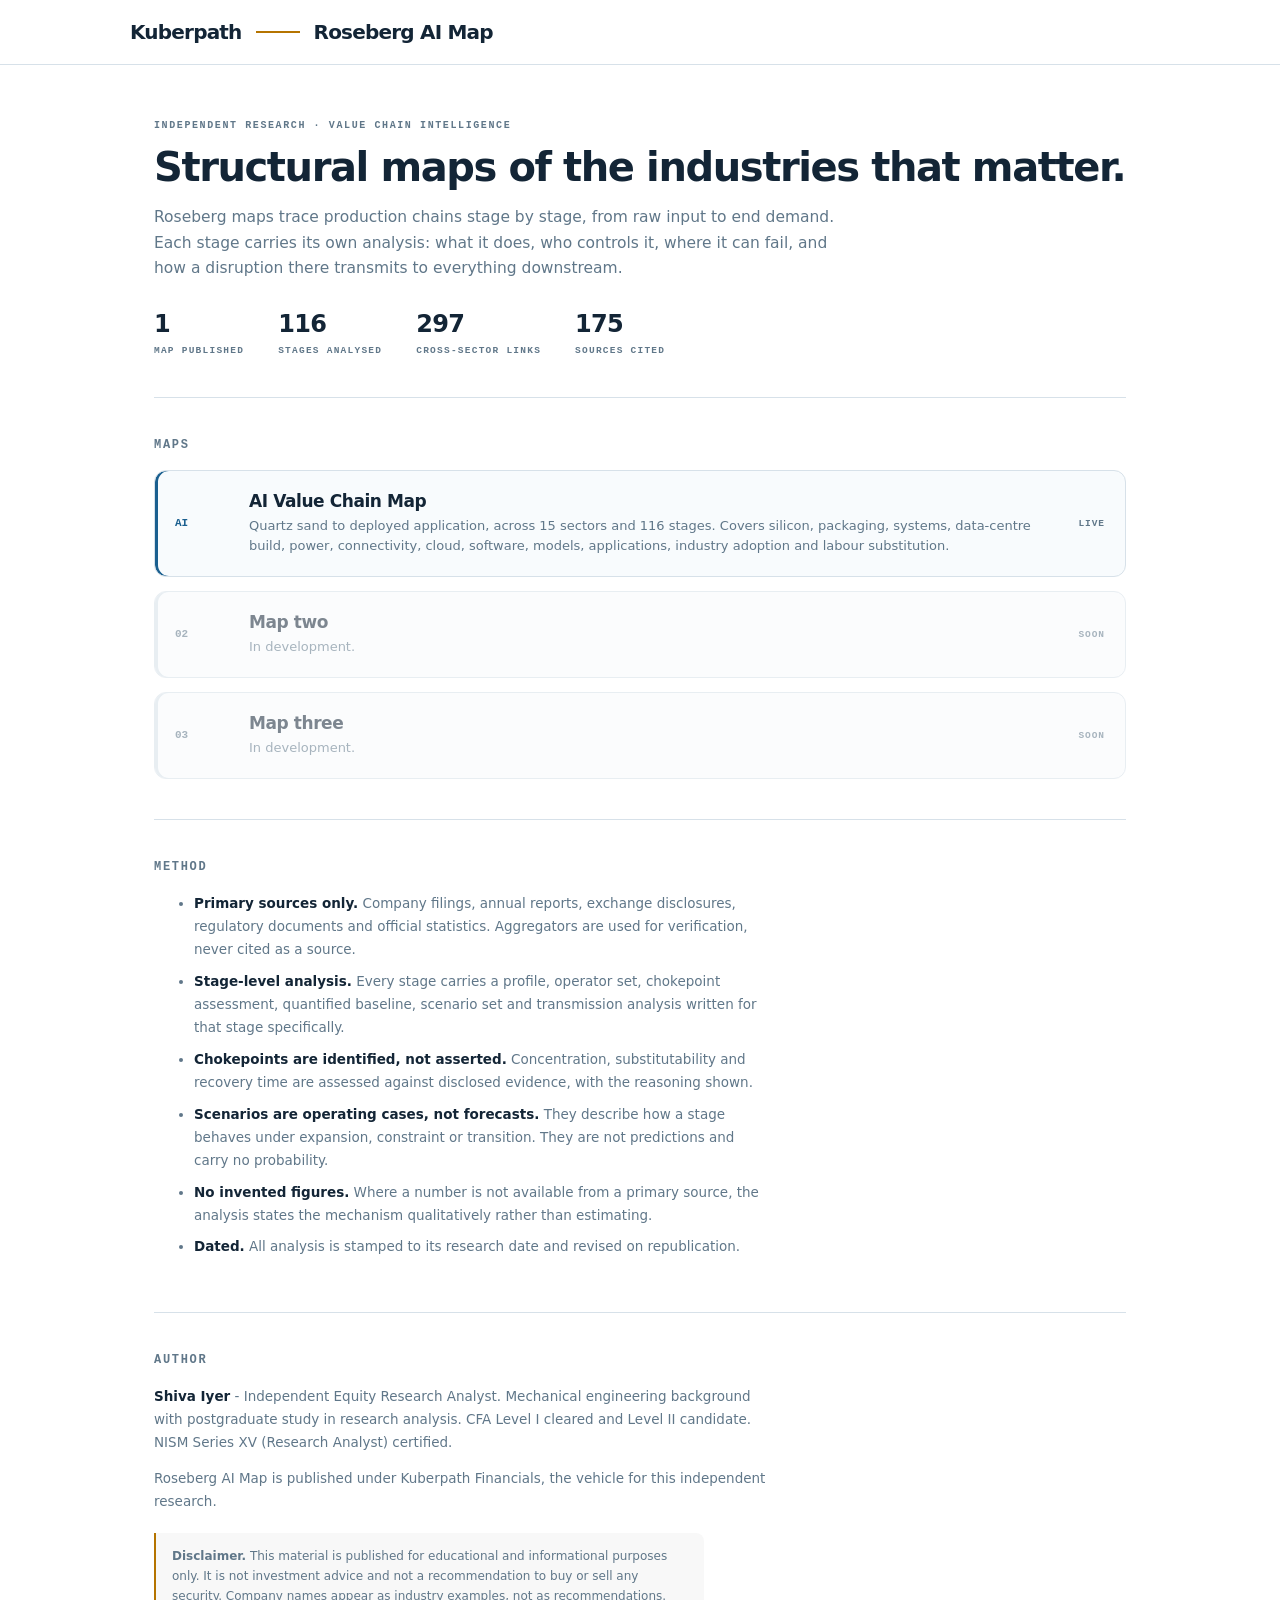
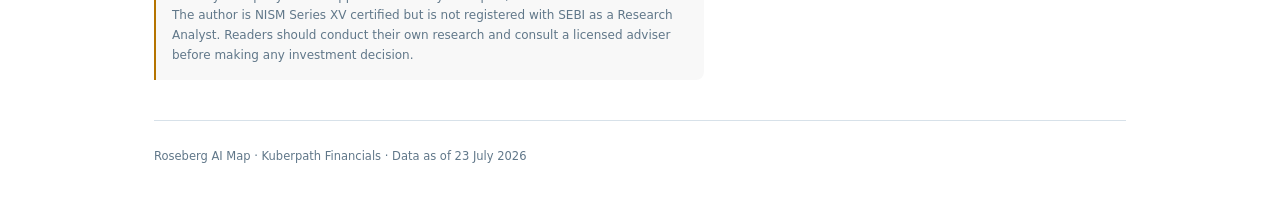
<file: index.html>
<!doctype html><html lang="en"><head><meta charset="utf-8"><meta name="viewport" content="width=device-width,initial-scale=1"><title>Roseberg AI Map | Kuberpath Financials</title>
<script>(function(){var mm=window.matchMedia?window.matchMedia("(prefers-color-scheme: dark)"):null;function res(m){return m==="system"?((mm&&mm.matches)?"dark":"light"):m;}var m=localStorage.getItem("rt-theme")||"light";if(["light","dark","system"].indexOf(m)<0)m="light";document.documentElement.dataset.theme=res(m);})();</script>
<style>
:root{--bg:#fff;--panel:#f8fbfd;--text:#132536;--muted:#607789;--line:#d7e1e9;--blue:#1a5f8f;--amber:#b57400}
html[data-theme="dark"]{--bg:#0f151b;--panel:#151d25;--text:#e2ebf3;--muted:#a3b6c6;--line:#26313c;--blue:#63b0e3;--amber:#d59b2a}
*{box-sizing:border-box}
html,body{margin:0;background:var(--bg);color:var(--text);font-family:Inter,ui-sans-serif,system-ui,-apple-system,"Segoe UI",sans-serif;-webkit-font-smoothing:antialiased}
.wrap{max-width:1020px;margin:0 auto;padding:0 24px}
header{border-bottom:1px solid var(--line)}
.hd{display:flex;align-items:center;gap:14px;padding:20px 0}
.bn{font-size:20px;font-weight:900;letter-spacing:-.04em}
.br{width:44px;height:2px;background:var(--amber)}
.pn{font-size:20px;font-weight:900;letter-spacing:-.04em}
.hero{padding:56px 0 40px;border-bottom:1px solid var(--line)}
.kick{font:800 10px/1 ui-monospace,SFMono-Regular,Menlo,monospace;letter-spacing:.16em;color:var(--muted);text-transform:uppercase}
h1{margin:14px 0 0;font-size:40px;line-height:1.1;font-weight:900;letter-spacing:-.035em}
.lede{margin:16px 0 0;font-size:15.5px;line-height:1.65;color:var(--muted);max-width:70ch}
.stats{display:flex;flex-wrap:wrap;gap:34px;margin-top:28px}
.st b{display:block;font-size:24px;font-weight:900;letter-spacing:-.03em}
.st span{font:800 9.5px/1 ui-monospace,SFMono-Regular,Menlo,monospace;letter-spacing:.13em;color:var(--muted);text-transform:uppercase}
section{padding:40px 0;border-bottom:1px solid var(--line)}
h2{margin:0 0 18px;font-size:12px;font-weight:900;letter-spacing:.14em;text-transform:uppercase;color:var(--muted);font-family:ui-monospace,SFMono-Regular,Menlo,monospace}
.maps{display:grid;gap:14px}
.map{display:grid;grid-template-columns:56px minmax(0,1fr) auto;gap:18px;align-items:center;padding:20px;background:var(--panel);border:1px solid var(--line);border-radius:12px;text-decoration:none;color:inherit;box-shadow:inset 3px 0 0 var(--blue)}
.map:hover{border-color:var(--blue)}
.map.soon{opacity:.55;box-shadow:inset 3px 0 0 var(--line);cursor:default}
.mc{font:900 11px/1 ui-monospace,SFMono-Regular,Menlo,monospace;color:var(--blue)}
.map.soon .mc{color:var(--muted)}
.mt{font-size:17px;font-weight:900;letter-spacing:-.025em}
.md{margin-top:5px;font-size:13px;line-height:1.55;color:var(--muted)}
.mg{font:800 9.5px/1 ui-monospace,SFMono-Regular,Menlo,monospace;letter-spacing:.1em;color:var(--muted);text-transform:uppercase;white-space:nowrap}
.meth{font-size:13.5px;line-height:1.7;color:var(--muted);max-width:72ch}
.meth li{margin-bottom:9px}
.meth strong{color:var(--text);font-weight:800}
.who{font-size:13.5px;line-height:1.7;color:var(--muted);max-width:72ch}
.who b{color:var(--text)}
.disc{margin-top:20px;font-size:12px;line-height:1.65;color:var(--muted);max-width:72ch;padding:14px 16px;border-left:2px solid var(--amber);background:rgba(127,127,127,.05);border-radius:0 8px 8px 0}
footer{padding:26px 0 40px;font-size:11.5px;line-height:1.6;color:var(--muted)}
@media(max-width:640px){h1{font-size:30px}.map{grid-template-columns:1fr;gap:10px}.mg{display:none}}
</style></head><body>
<header><div class="wrap hd"><div class="bn">Kuberpath</div><div class="br"></div><div class="pn">Roseberg AI Map</div></div></header>

<div class="wrap">
<div class="hero">
<div class="kick">Independent Research &#183; Value Chain Intelligence</div>
<h1>Structural maps of the industries that matter.</h1>
<p class="lede">Roseberg maps trace production chains stage by stage, from raw input to end demand. Each stage carries its own analysis: what it does, who controls it, where it can fail, and how a disruption there transmits to everything downstream.</p>
<div class="stats">
<div class="st"><b>1</b><span>Map published</span></div>
<div class="st"><b>116</b><span>Stages analysed</span></div>
<div class="st"><b>297</b><span>Cross-sector links</span></div>
<div class="st"><b>175</b><span>Sources cited</span></div>
</div>
</div>

<section>
<h2>Maps</h2>
<div class="maps">
<a class="map" href="ai/index.html">
<div class="mc">AI</div>
<div><div class="mt">AI Value Chain Map</div><div class="md">Quartz sand to deployed application, across 15 sectors and 116 stages. Covers silicon, packaging, systems, data-centre build, power, connectivity, cloud, software, models, applications, industry adoption and labour substitution.</div></div>
<div class="mg">Live</div>
</a>
<div class="map soon">
<div class="mc">02</div>
<div><div class="mt">Map two</div><div class="md">In development.</div></div>
<div class="mg">Soon</div>
</div>
<div class="map soon">
<div class="mc">03</div>
<div><div class="mt">Map three</div><div class="md">In development.</div></div>
<div class="mg">Soon</div>
</div>
</div>
</section>

<section>
<h2>Method</h2>
<ul class="meth">
<li><strong>Primary sources only.</strong> Company filings, annual reports, exchange disclosures, regulatory documents and official statistics. Aggregators are used for verification, never cited as a source.</li>
<li><strong>Stage-level analysis.</strong> Every stage carries a profile, operator set, chokepoint assessment, quantified baseline, scenario set and transmission analysis written for that stage specifically.</li>
<li><strong>Chokepoints are identified, not asserted.</strong> Concentration, substitutability and recovery time are assessed against disclosed evidence, with the reasoning shown.</li>
<li><strong>Scenarios are operating cases, not forecasts.</strong> They describe how a stage behaves under expansion, constraint or transition. They are not predictions and carry no probability.</li>
<li><strong>No invented figures.</strong> Where a number is not available from a primary source, the analysis states the mechanism qualitatively rather than estimating.</li>
<li><strong>Dated.</strong> All analysis is stamped to its research date and revised on republication.</li>
</ul>
</section>

<section>
<h2>Author</h2>
<p class="who"><b>Shiva Iyer</b> - Independent Equity Research Analyst. Mechanical engineering background with postgraduate study in research analysis. CFA Level I cleared and Level II candidate. NISM Series XV (Research Analyst) certified.</p>
<p class="who" style="margin-top:12px">Roseberg AI Map is published under Kuberpath Financials, the vehicle for this independent research.</p>
<div class="disc"><b>Disclaimer.</b> This material is published for educational and informational purposes only. It is not investment advice and not a recommendation to buy or sell any security. Company names appear as industry examples, not as recommendations. The author is NISM Series XV certified but is not registered with SEBI as a Research Analyst. Readers should conduct their own research and consult a licensed adviser before making any investment decision.</div>
</section>

<footer>Roseberg AI Map &#183; Kuberpath Financials &#183; Data as of 23 July 2026</footer>
</div>
</body></html>
</file>
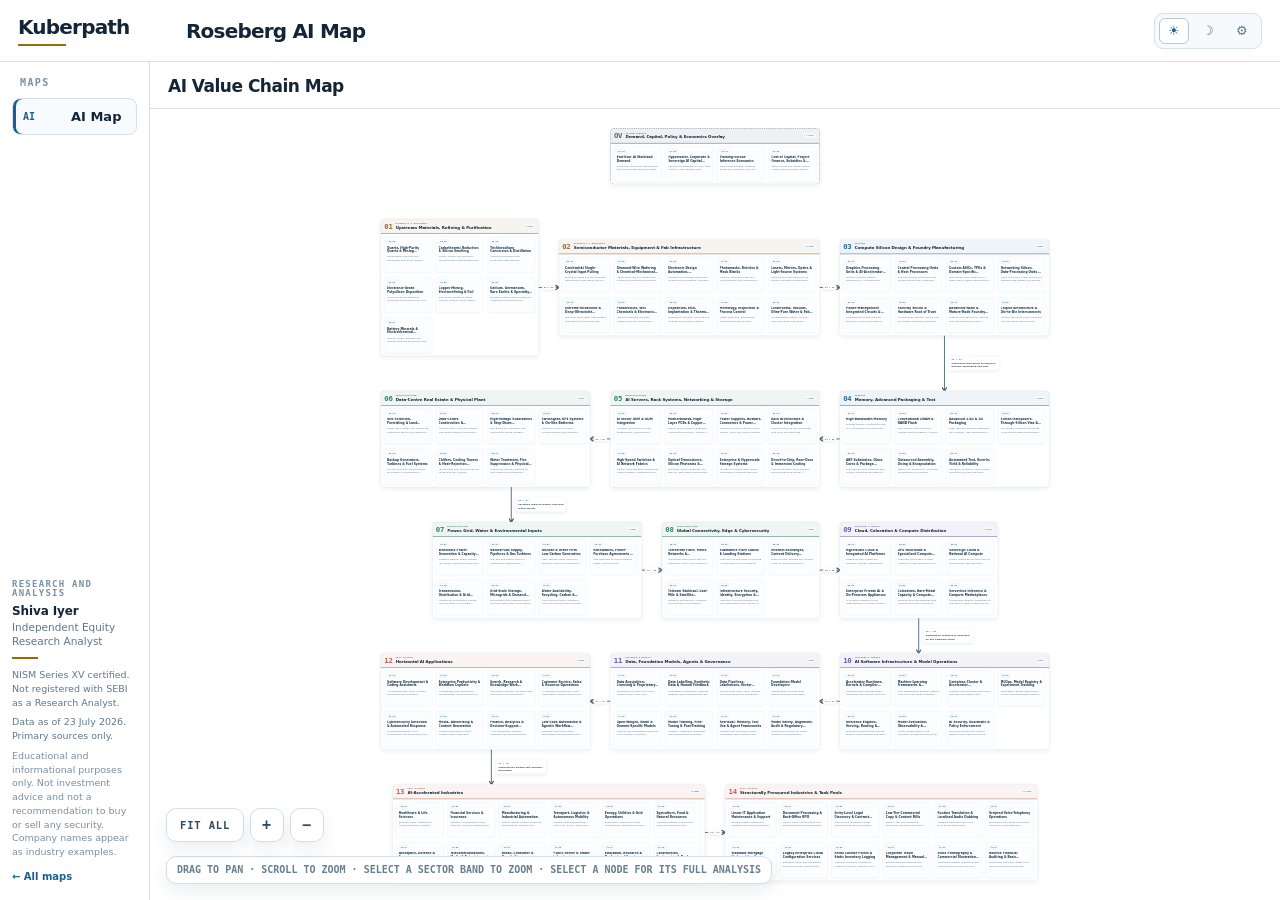
<file: ai/index.html>
<!doctype html><html lang="en"><head><meta charset="utf-8"><meta name="viewport" content="width=device-width,initial-scale=1"><title>Roseberg AI Map | Kuberpath Financials</title><link rel="stylesheet" href="map-styles.css"><script>(function(){var mm=window.matchMedia?window.matchMedia("(prefers-color-scheme: dark)"):null;function res(m){return m==="system"?((mm&&mm.matches)?"dark":"light"):m;}var m=localStorage.getItem("rt-theme")||"light";if(["light","dark","system"].indexOf(m)<0)m="light";document.documentElement.dataset.theme=res(m);document.documentElement.dataset.themeMode=m;window.__setTheme=function(v){localStorage.setItem("rt-theme",v);document.documentElement.dataset.theme=res(v);document.documentElement.dataset.themeMode=v;document.querySelectorAll(".theme-btn").forEach(function(b){b.classList.toggle("active",b.dataset.mode===v);});};if(mm&&mm.addEventListener)mm.addEventListener("change",function(){var c=localStorage.getItem("rt-theme")||"light";if(c==="system")document.documentElement.dataset.theme=res("system");});})();</script></head><body><div id="app"></div><script src="map-data.js"></script><script src="map-app.js"></script></body></html>
</file>
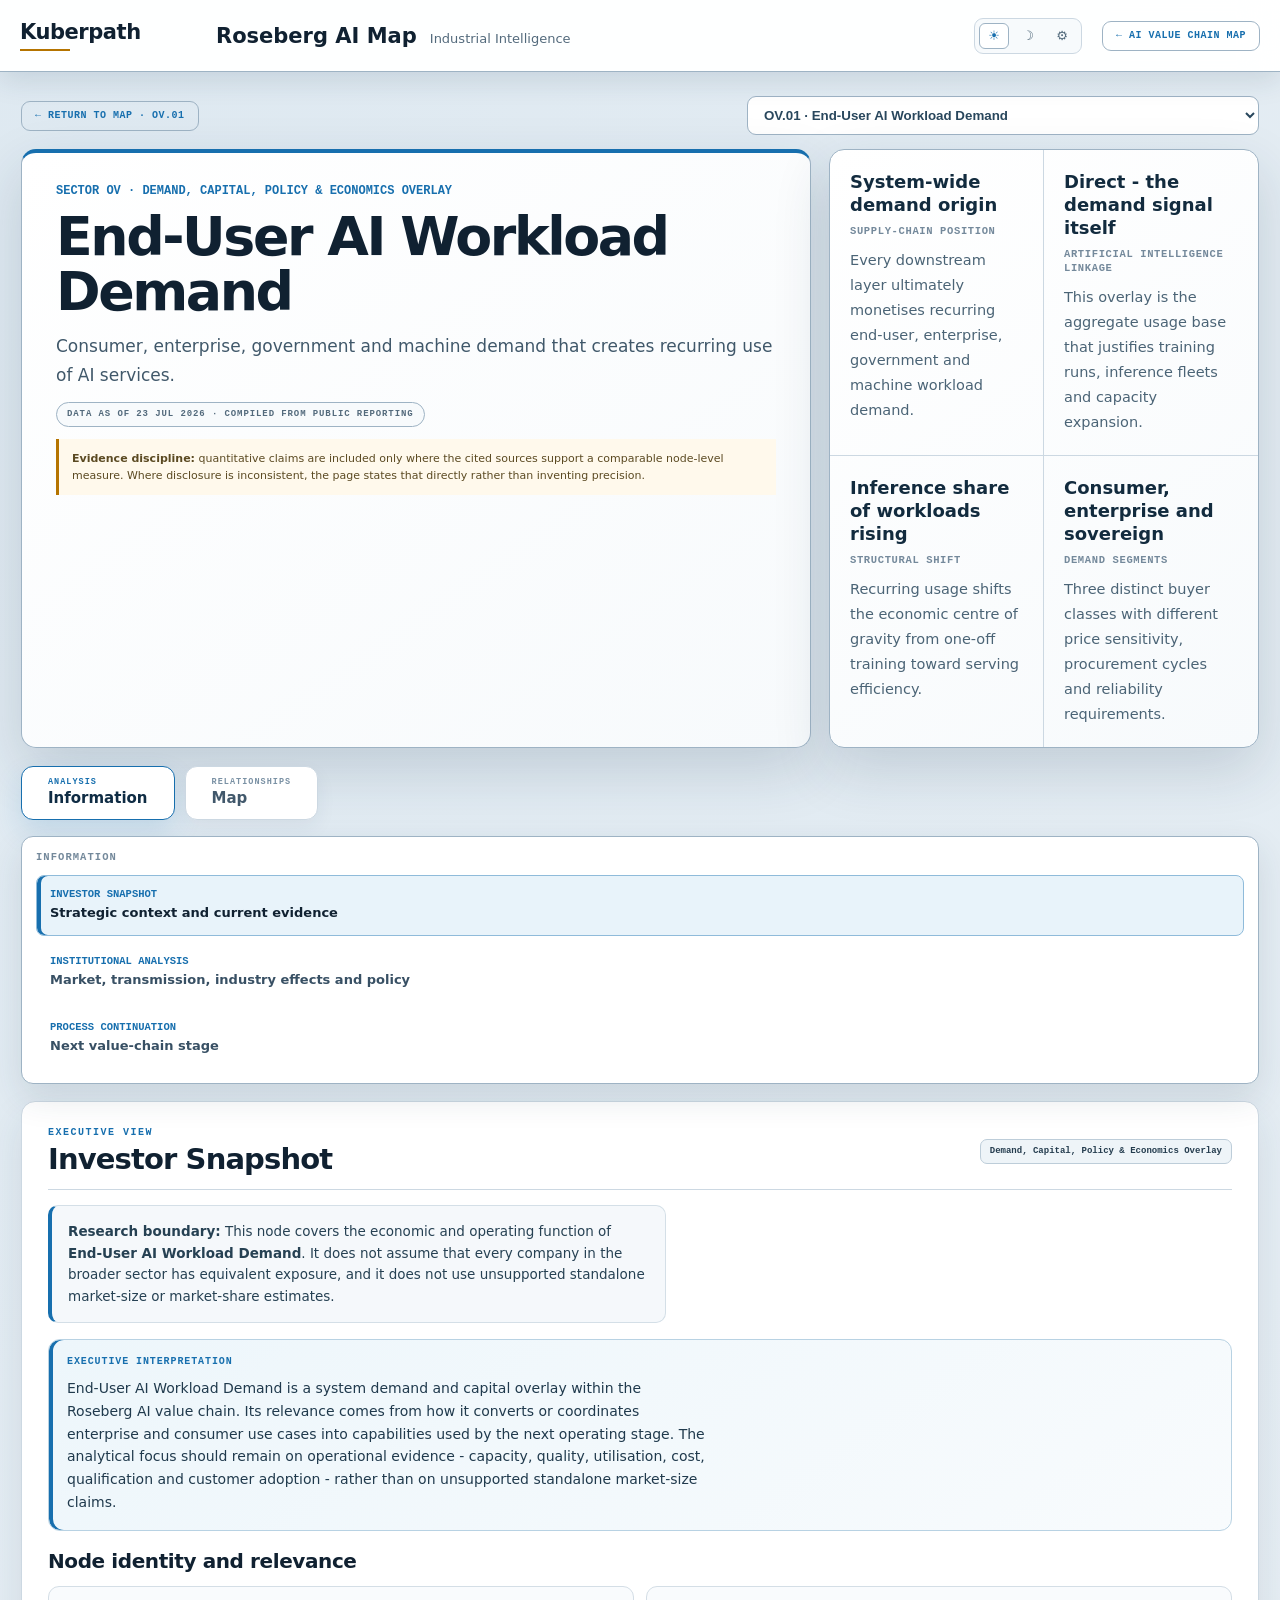
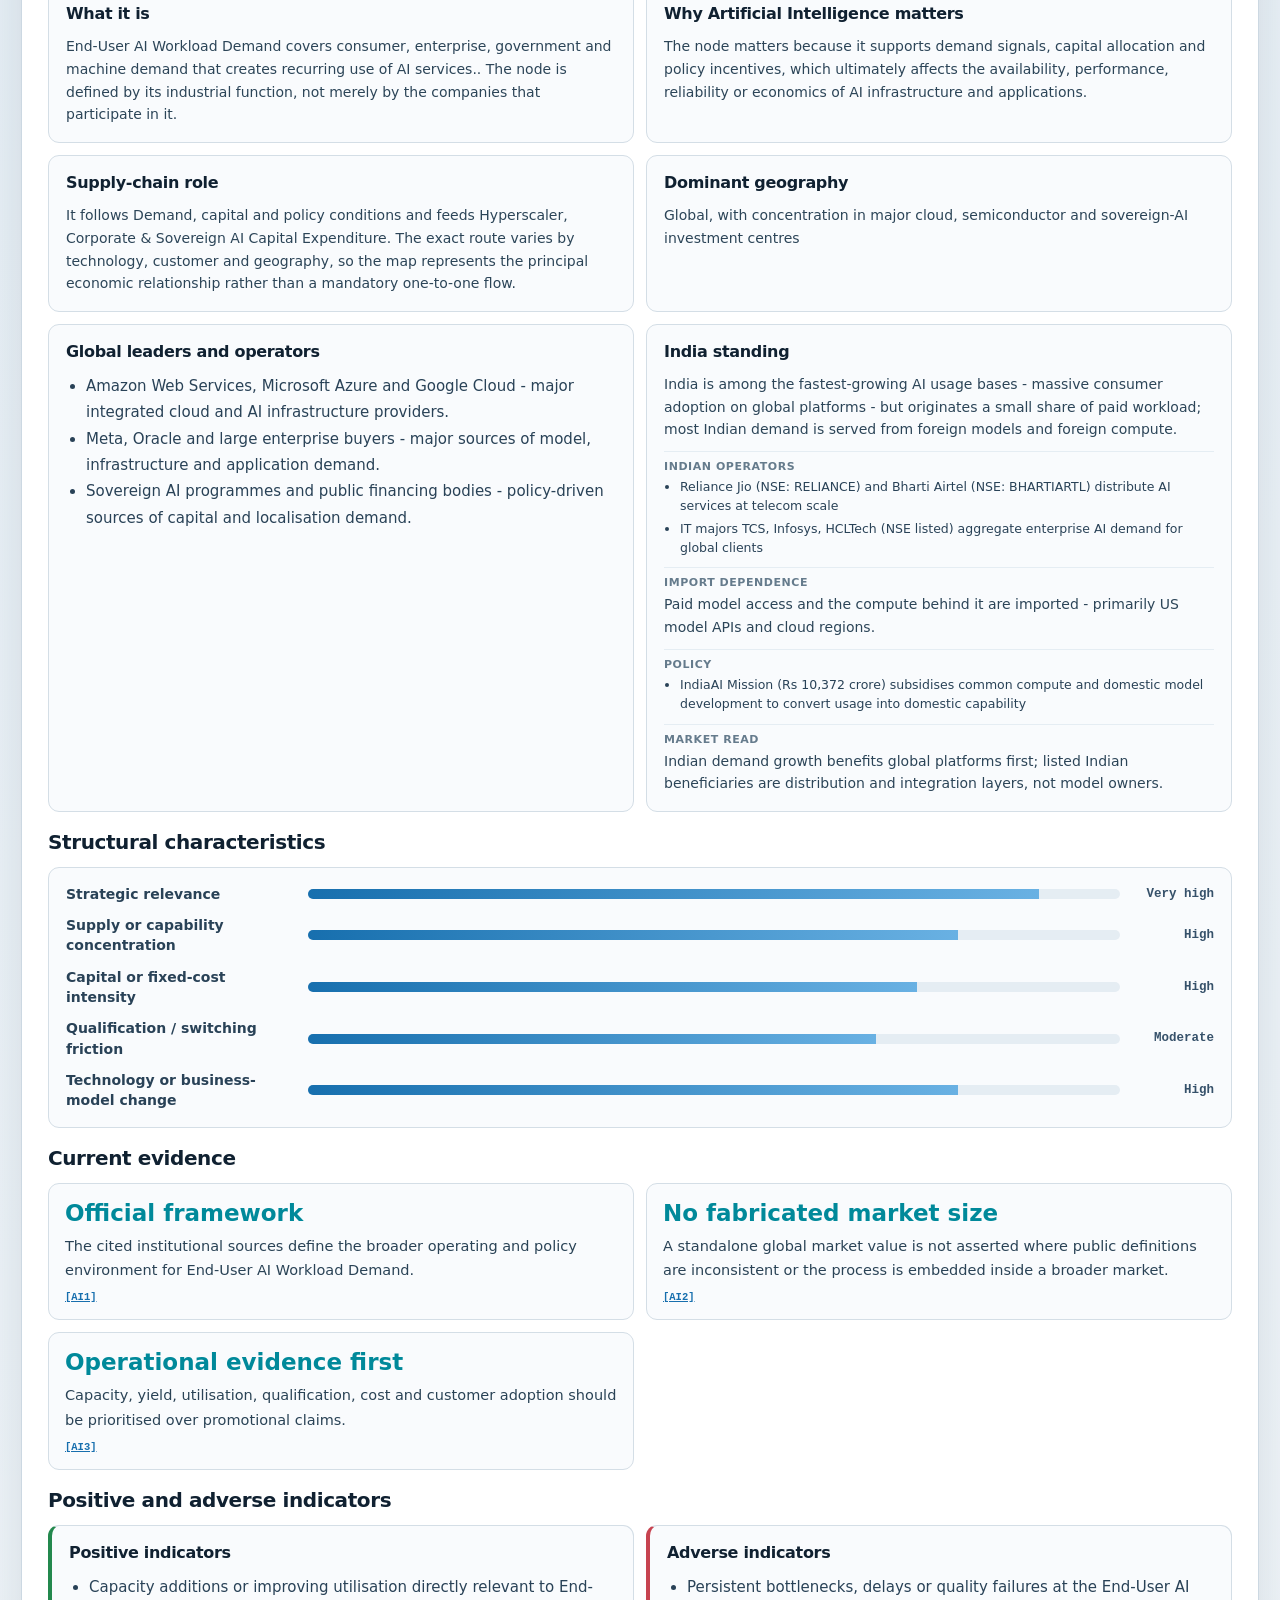
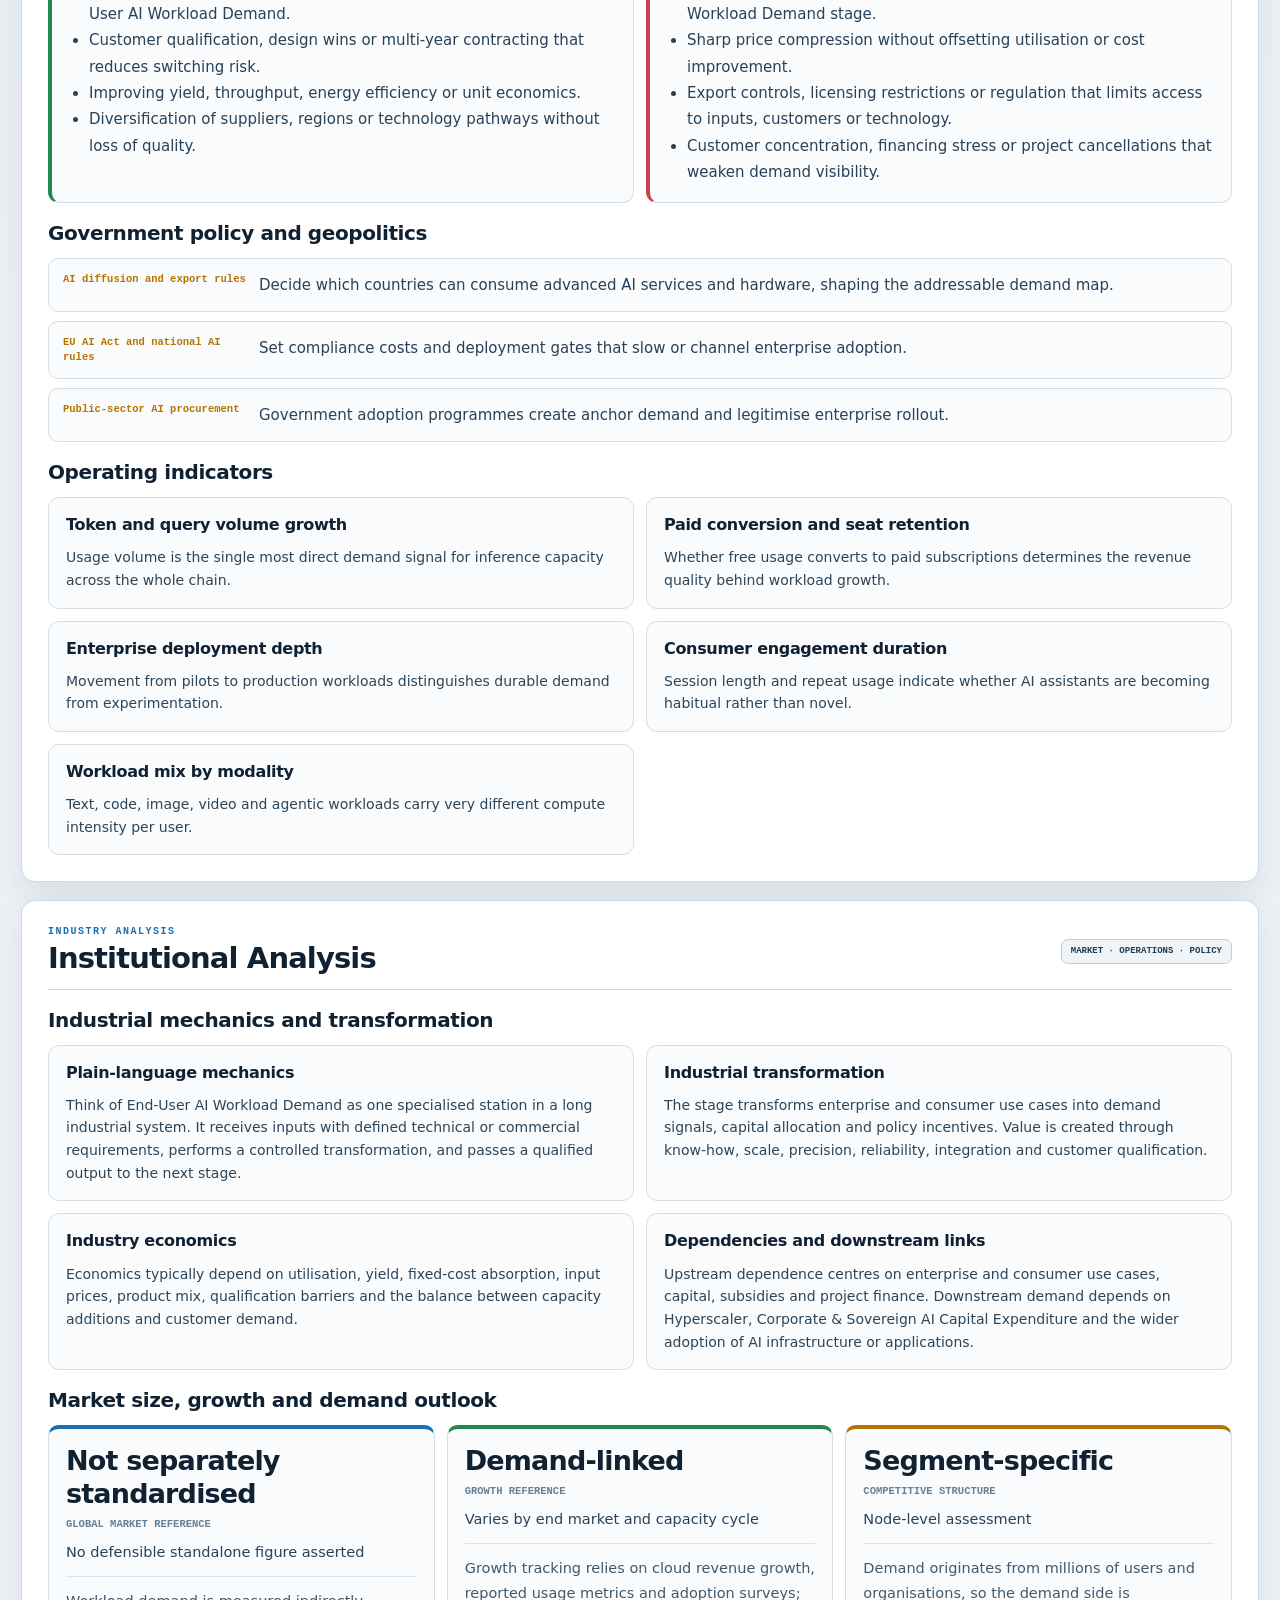
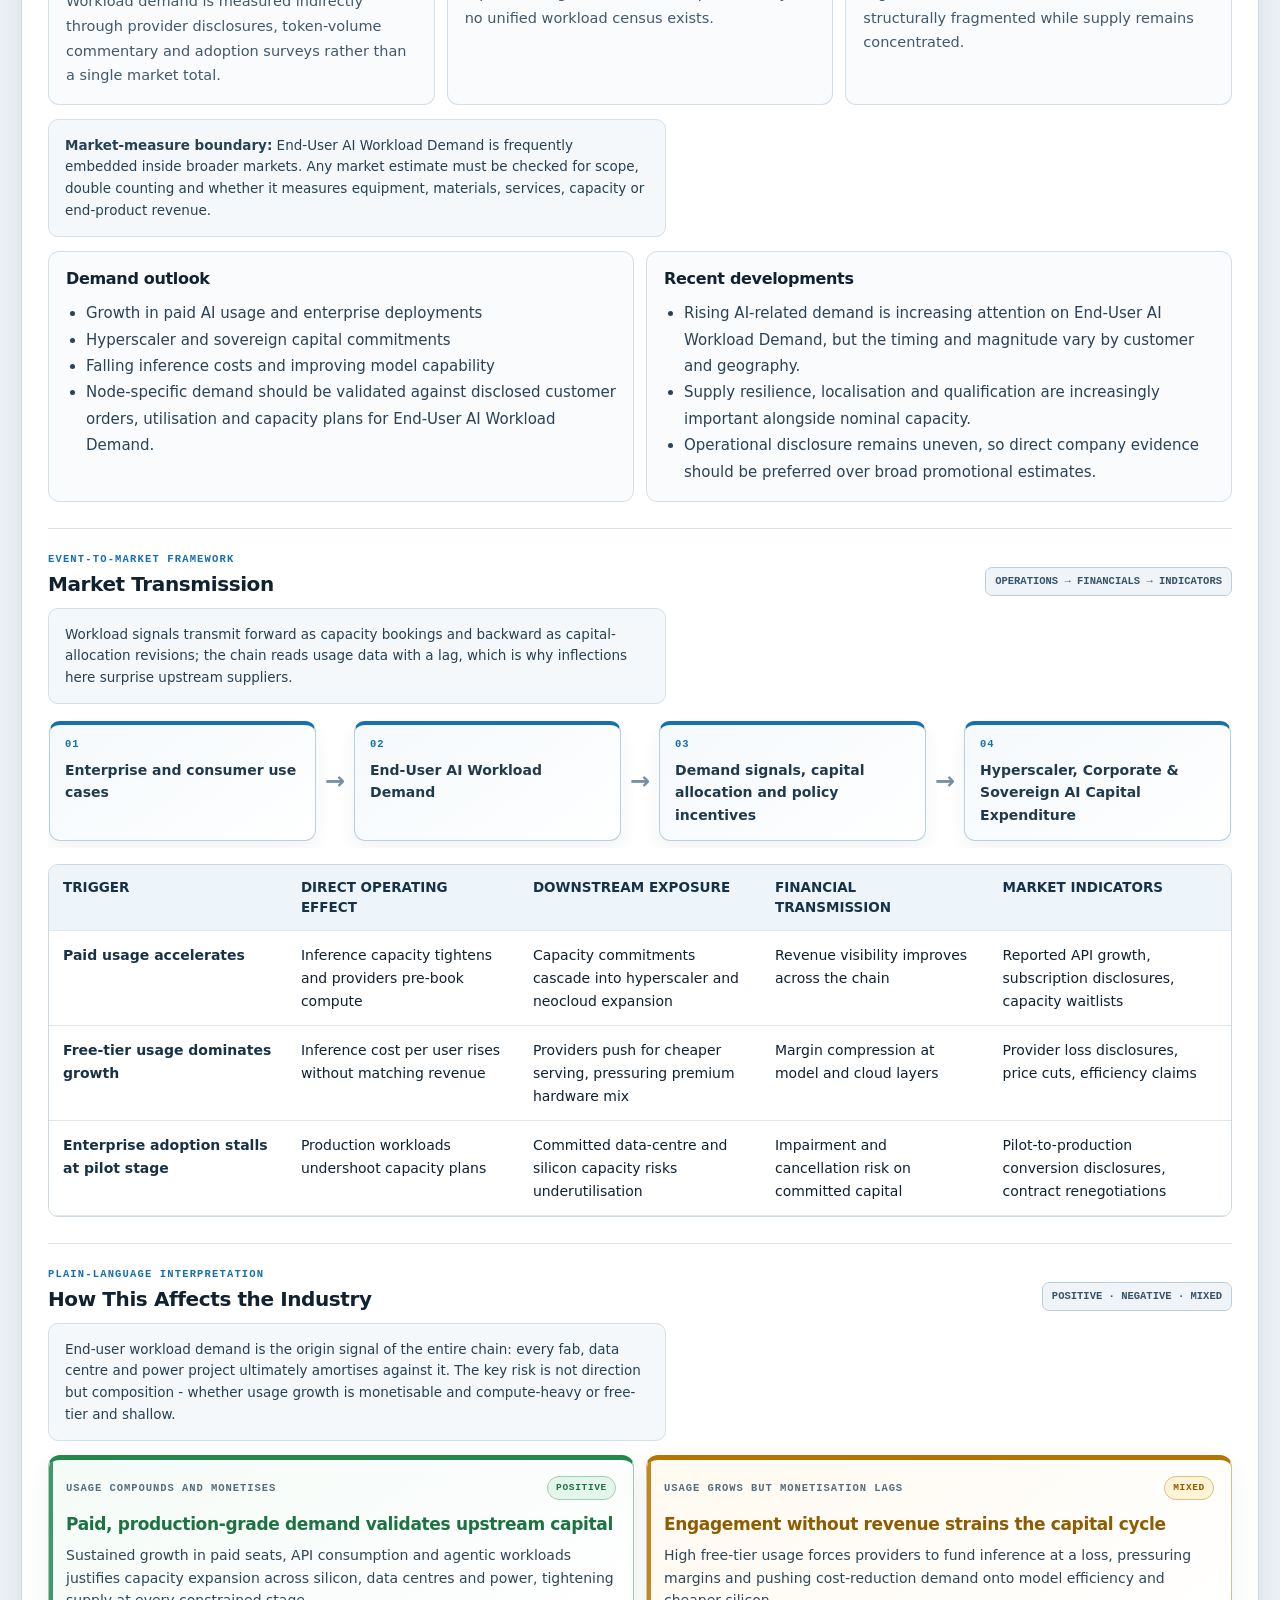
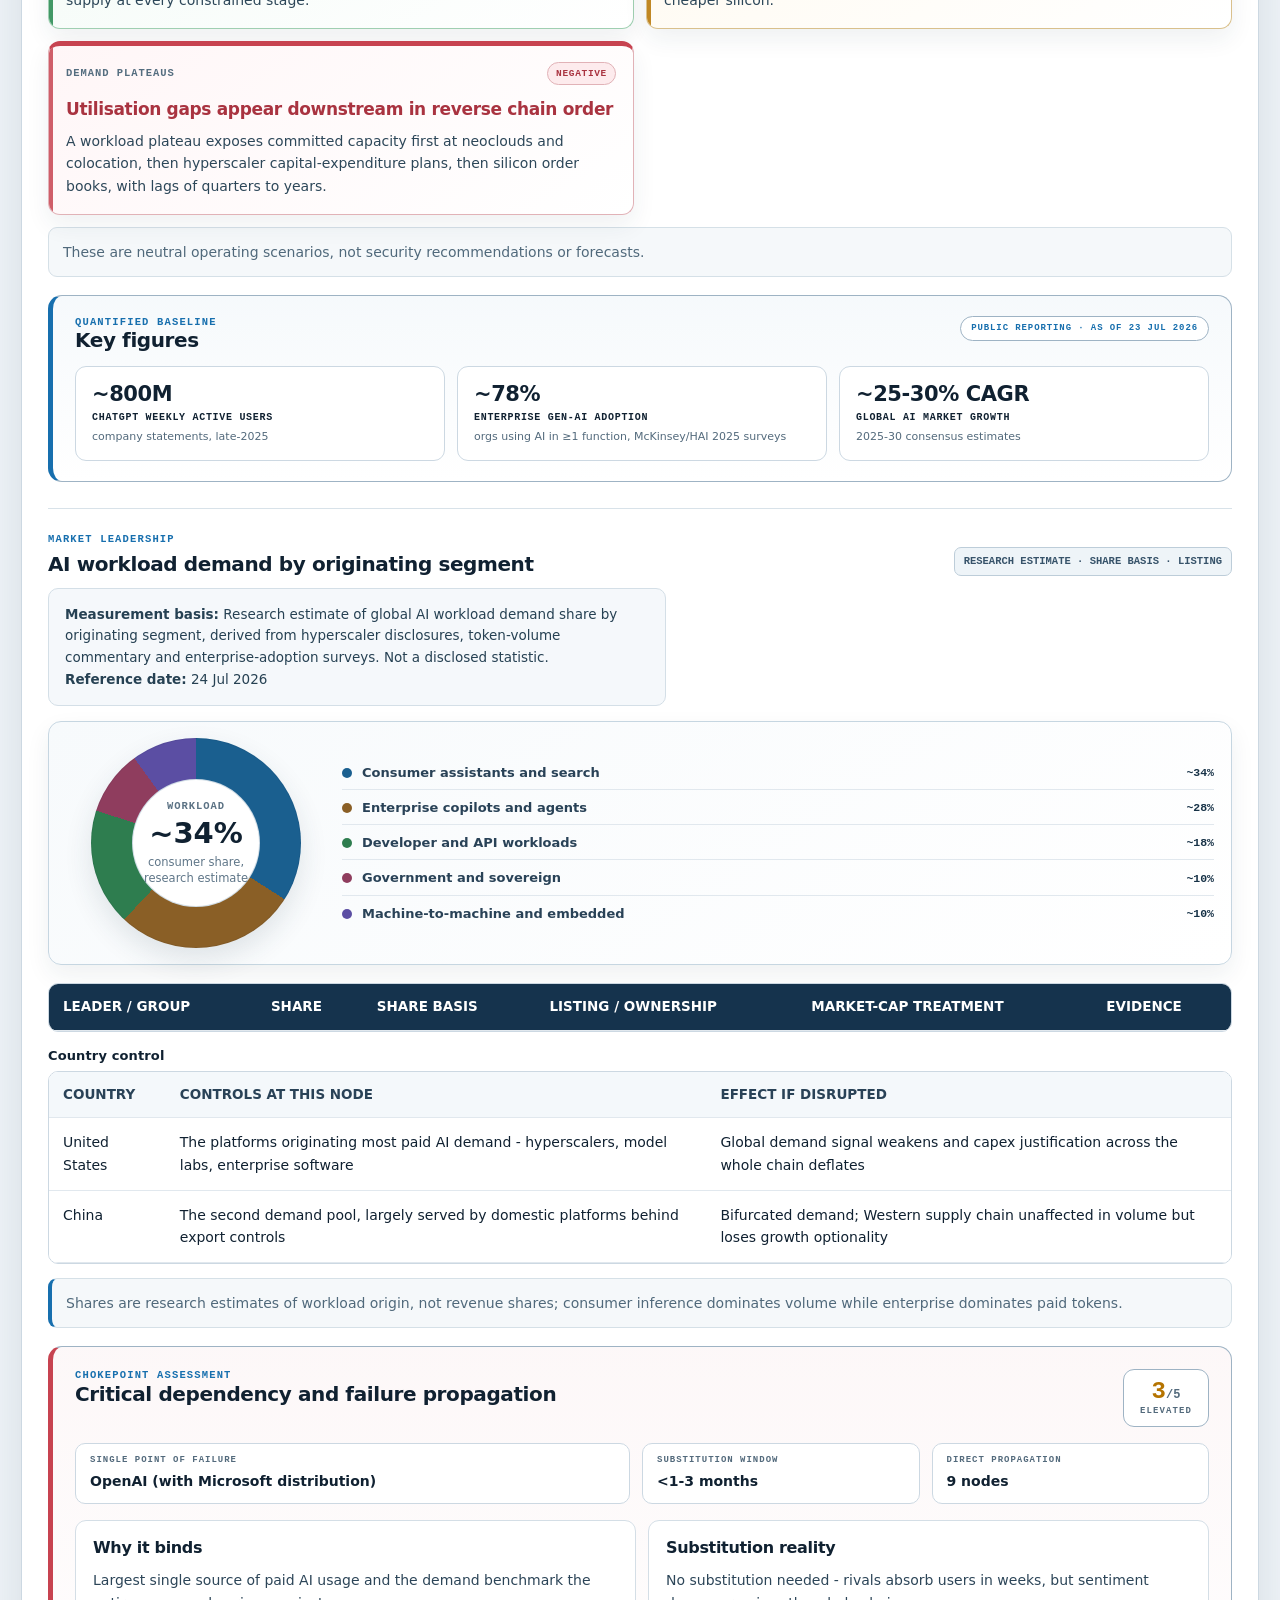
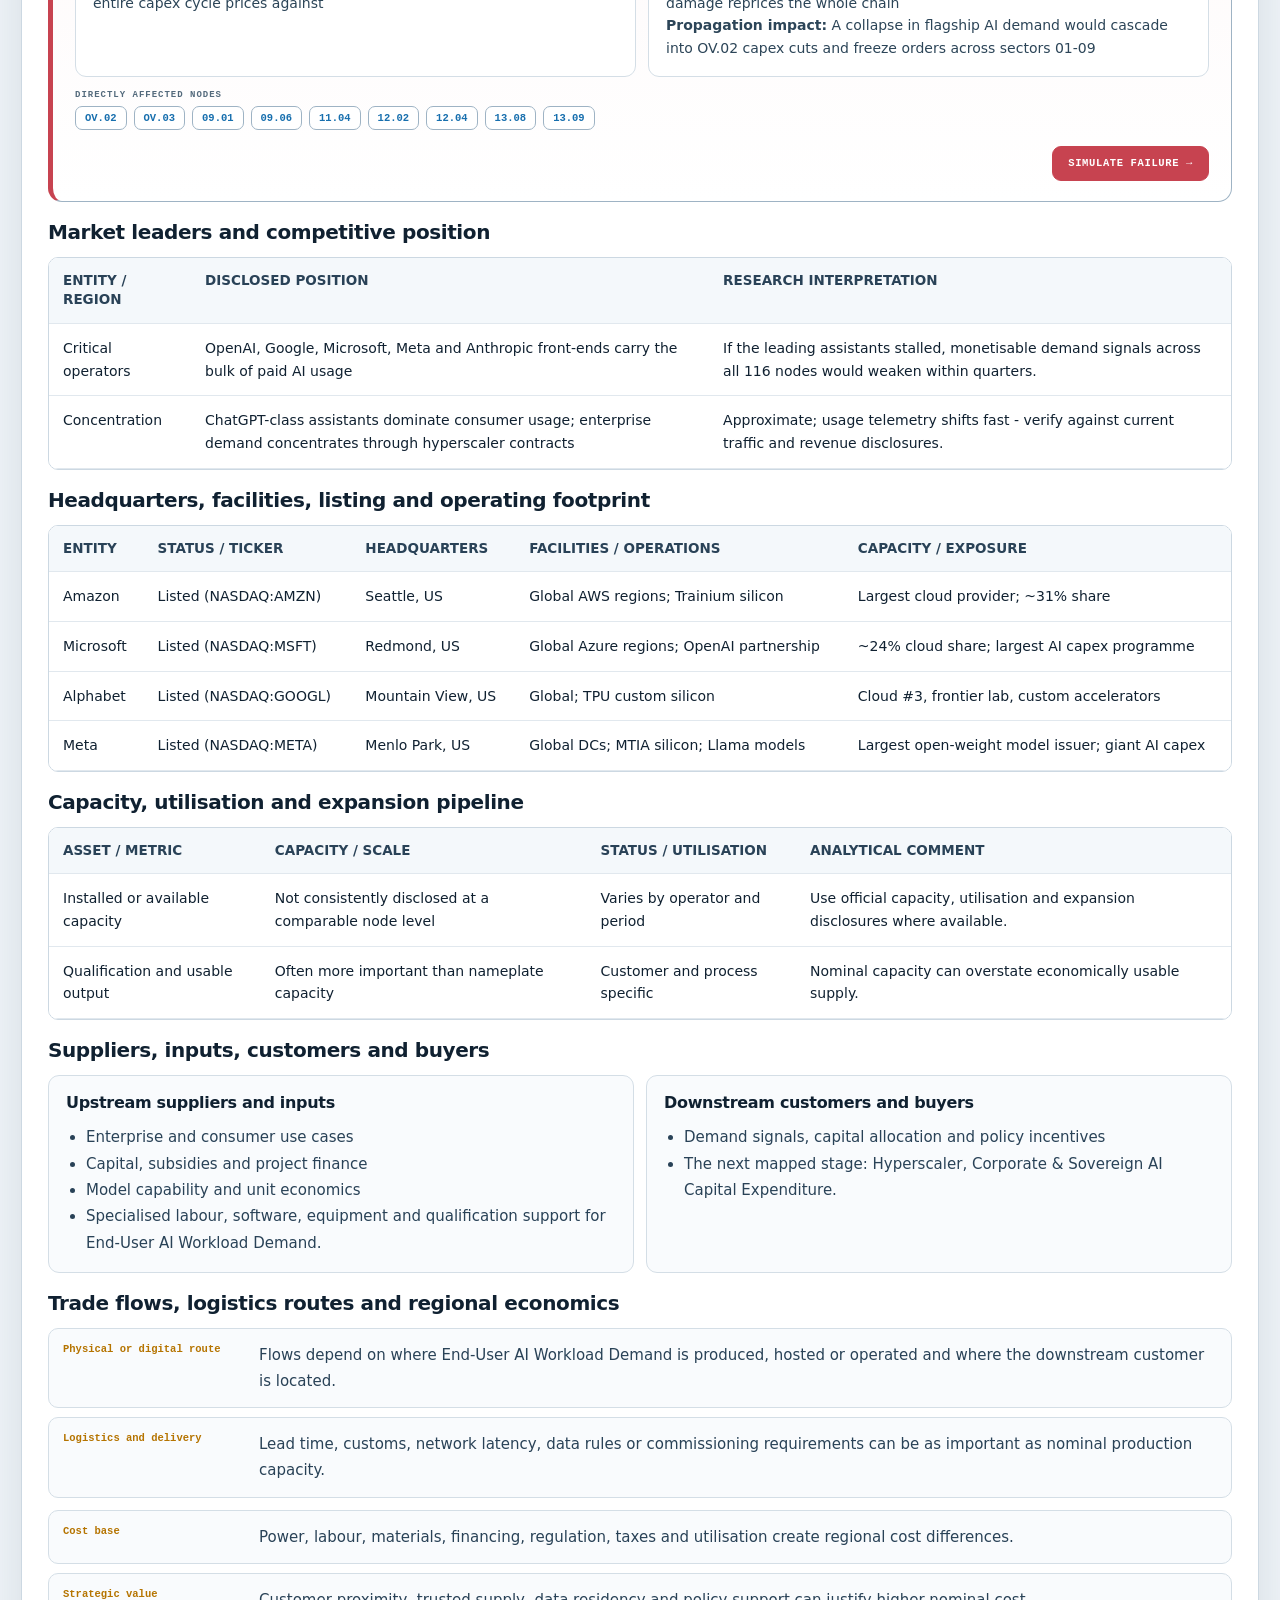
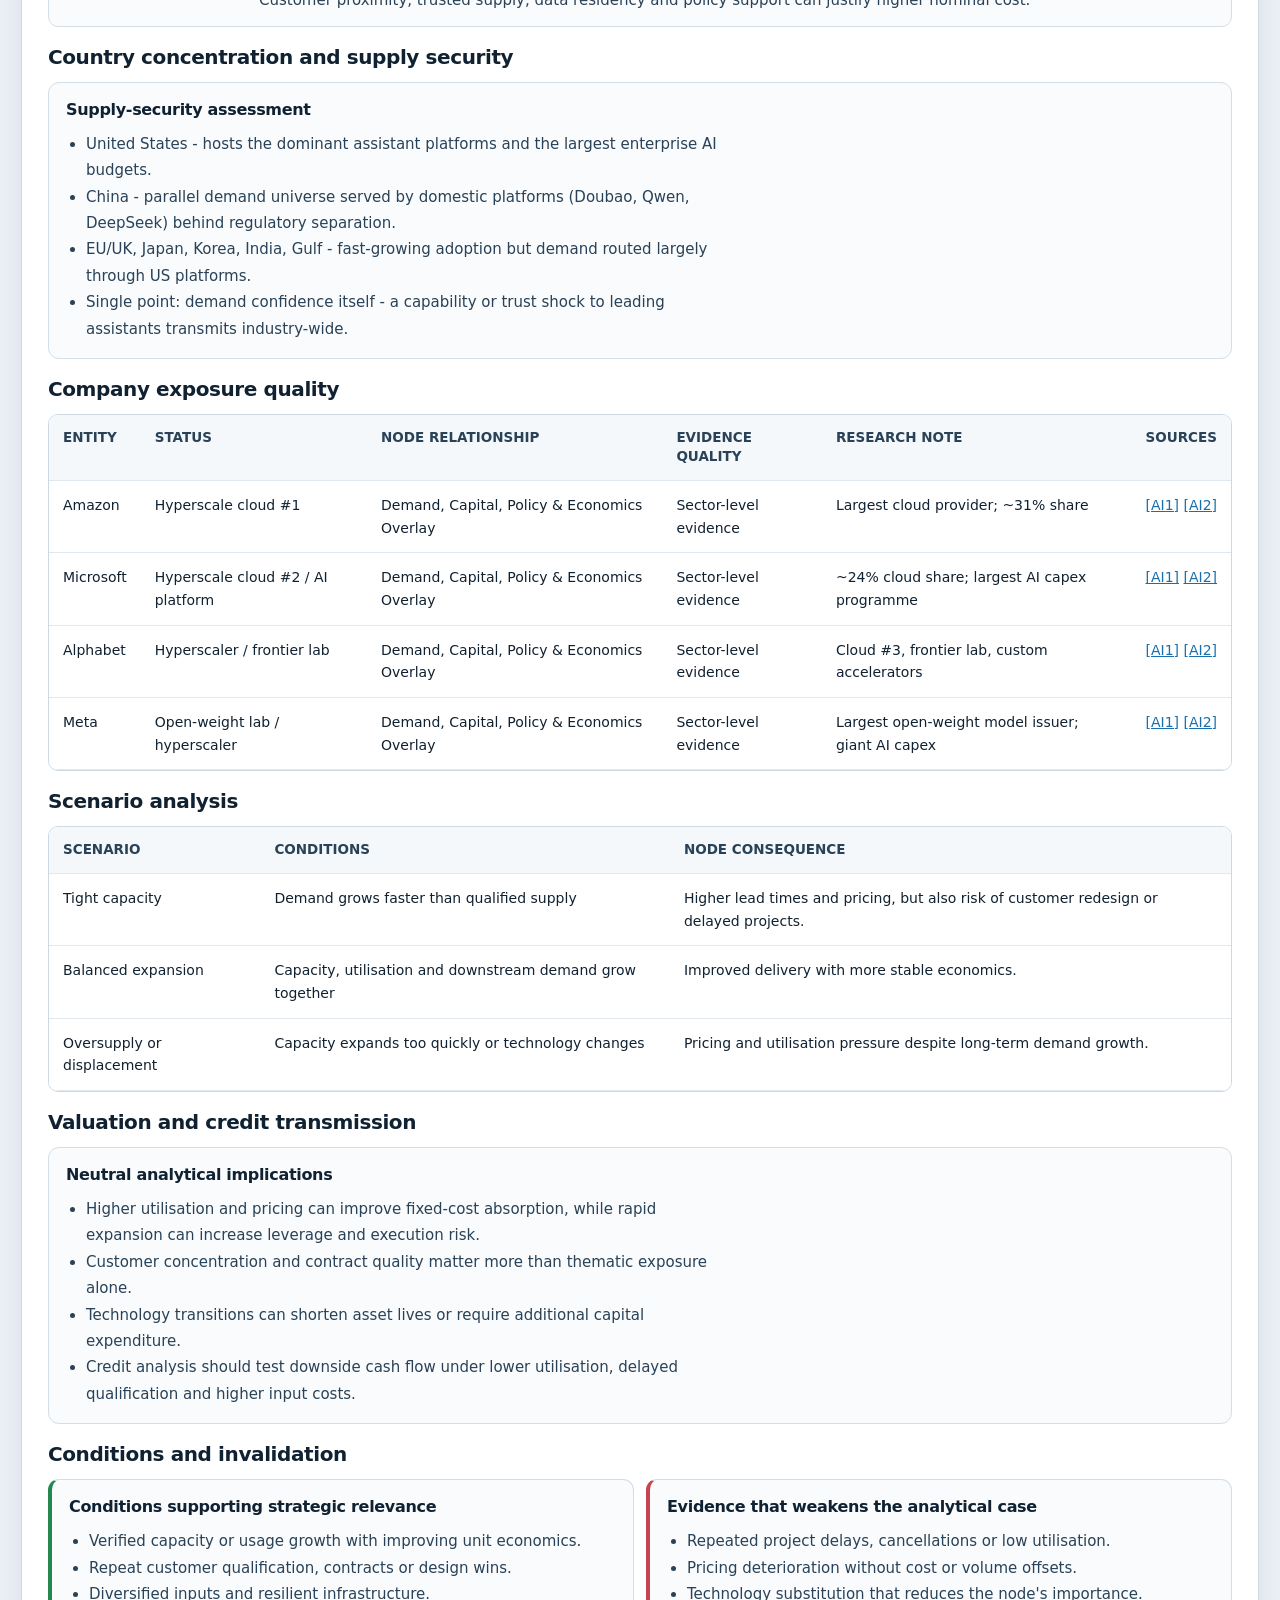
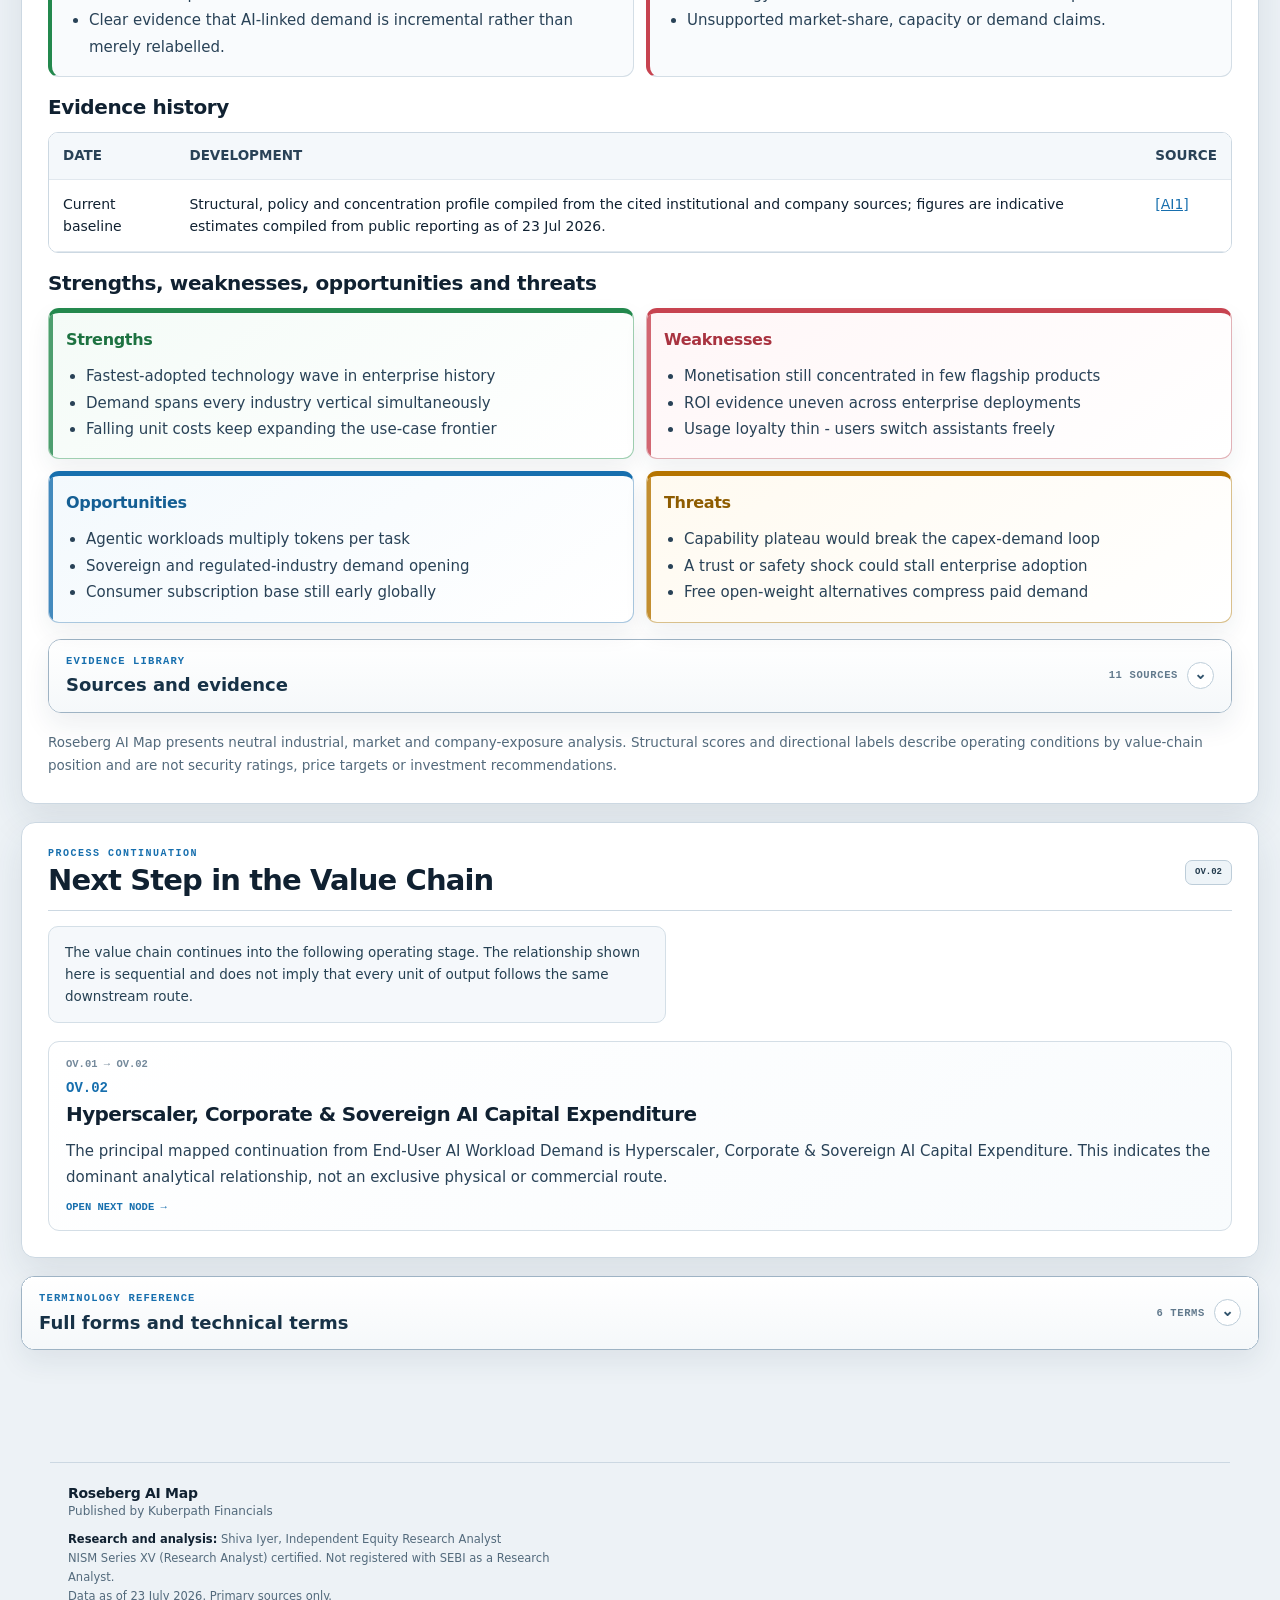
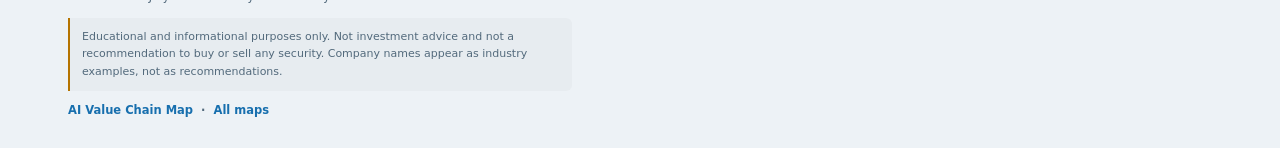
<file: ai/node.html>
<!doctype html><html lang="en"><head><meta charset="utf-8"><meta name="viewport" content="width=device-width,initial-scale=1"><title>Roseberg AI Map | Institutional Node Analysis</title><link rel="stylesheet" href="node-styles.css"><script>(function(){var mm=window.matchMedia?window.matchMedia("(prefers-color-scheme: dark)"):null;function res(m){return m==="system"?((mm&&mm.matches)?"dark":"light"):m;}var m=localStorage.getItem("rt-theme")||"light";if(["light","dark","system"].indexOf(m)<0)m="light";document.documentElement.dataset.theme=res(m);document.documentElement.dataset.themeMode=m;window.__setTheme=function(v){localStorage.setItem("rt-theme",v);document.documentElement.dataset.theme=res(v);document.documentElement.dataset.themeMode=v;document.querySelectorAll(".theme-btn").forEach(function(b){b.classList.toggle("active",b.dataset.mode===v);});};if(mm&&mm.addEventListener)mm.addEventListener("change",function(){var c=localStorage.getItem("rt-theme")||"light";if(c==="system")document.documentElement.dataset.theme=res("system");});})();</script></head><body><div id="app"></div><script src="map-data.js"></script><script src="relations-data.js"></script><script src="node-data.js"></script><script src="node-app.js"></script><footer class="site-foot"><div class="sf-wrap"><div class="sf-brand"><div class="sf-title">Roseberg AI Map</div><div class="sf-sub">Published by Kuberpath Financials</div></div><div class="sf-meta"><div><strong>Research and analysis:</strong> Shiva Iyer, Independent Equity Research Analyst</div><div>NISM Series XV (Research Analyst) certified. Not registered with SEBI as a Research Analyst.</div><div>Data as of 23 July 2026. Primary sources only.</div></div><div class="sf-disc">Educational and informational purposes only. Not investment advice and not a recommendation to buy or sell any security. Company names appear as industry examples, not as recommendations.</div><div class="sf-nav"><a href="index.html">AI Value Chain Map</a><span>&#183;</span><a href="../index.html">All maps</a></div></div></footer></body></html>
</file>
<file: ai/map-styles.css>
/* THEME PALETTE (auto-generated) */
:root{--mtc0:#132536;--mtc1:#183145;--mtc2:#1a5f8f;--mtc3:#1d7c8e;--mtc4:#2a7e53;--mtc5:#2f668c;--mtc6:#304c5f;--mtc7:#334a5c;--mtc8:#385365;--mtc9:#547286;--mtc10:#566d7f;--mtc11:#607789;--mtc12:#617789;--mtc13:#6550a6;--mtc14:#677f90;--mtc15:#687e90;--mtc16:#6a58a7;--mtc17:#6d7f8d;--mtc18:#7a90a2;--mtc19:#89a8be;--mtc20:#9b6a07;--mtc21:#9fb4c4;--mtc22:#b34a55;--mtc23:#b57400;--mtc24:#b8c8d6;--mtc25:#c7d4df;--mtc26:#cfdbe4;--mtc27:#d4dee7;--mtc28:#d4dfe8;--mtc29:#d5e2ec;--mtc30:#d7e1e9;--mtc31:#d9e4eb;--mtc32:#f7fafc;--mtc33:#f8fbfd;--mtc34:#fbfdff;--mtc35:#fff}
html[data-theme="dark"]{color-scheme:dark;--mtc0:#dce5ee;--mtc1:#d0dde8;--mtc2:#419ddc;--mtc3:#45c1d9;--mtc4:#57c78d;--mtc5:#5799c7;--mtc6:#b2c9d8;--mtc7:#b4c7d6;--mtc8:#acc2d1;--mtc9:#8da7b8;--mtc10:#93a7b6;--mtc11:#8a9ead;--mtc12:#8a9dac;--mtc13:#8371ba;--mtc14:#8398a7;--mtc15:#8396a6;--mtc16:#7f6fb3;--mtc17:#8695a1;--mtc18:#6887a0;--mtc19:#4f7692;--mtc20:#e9ad35;--mtc21:#476780;--mtc22:#b86c74;--mtc23:#e9a835;--mtc24:#385167;--mtc25:#304659;--mtc26:#2c4151;--mtc27:#293c4d;--mtc28:#293c4c;--mtc29:#273a49;--mtc30:#283a4a;--mtc31:#263a47;--mtc32:#17232b;--mtc33:#17222a;--mtc34:#151e27;--mtc35:#161c22}

:root{--text:var(--mtc0);--muted:var(--mtc11);--line:var(--mtc30);--line2:var(--mtc24);--blue:var(--mtc2);--cyan:var(--mtc3);--green:var(--mtc4);--amber:var(--mtc20);--purple:var(--mtc13);--red:var(--mtc22);--shadow:0 10px 28px rgba(29,54,78,.08);--shadow2:0 8px 16px rgba(31,60,86,.08);--header:62px;--sidebar:150px}*{box-sizing:border-box}html,body{margin:0;height:100%;font-family:Inter,ui-sans-serif,system-ui,-apple-system,"Segoe UI",sans-serif;background:var(--mtc35);color:var(--text)}body{overflow:hidden}
.app-header{position:fixed;inset:0 0 auto;z-index:70;height:var(--header);display:grid;grid-template-columns:var(--sidebar) minmax(0,1fr) auto;gap:18px;align-items:center;padding:0 18px;background:var(--mtc35);border-bottom:1px solid var(--line)}.brand{display:flex;flex-direction:column;align-items:flex-start}.brand-name{font-size:20px;font-weight:900;letter-spacing:-.04em}.brand-rule{width:48px;height:2px;margin-top:5px;background:var(--amber)}.product-name{font-size:20px;font-weight:900;letter-spacing:-.04em}
.shell{position:fixed;inset:var(--header) 0 0;display:grid;grid-template-columns:var(--sidebar) minmax(0,1fr)}.sidebar{background:var(--mtc35);border-right:1px solid var(--line);padding:16px 12px}.side-label{padding:0 8px 10px;color:var(--mtc18);font:800 10px/1 ui-monospace,SFMono-Regular,Menlo,monospace;letter-spacing:.14em}.side-item{display:grid;grid-template-columns:40px 1fr;align-items:center;gap:8px;padding:10px;background:var(--mtc33);border:1px solid var(--mtc29);border-radius:10px;box-shadow:inset 3px 0 0 var(--blue)}.side-code{color:var(--blue);font:900 10px/1 ui-monospace,SFMono-Regular,Menlo,monospace}.side-name{font-size:13px;font-weight:800}
.main{display:grid;grid-template-rows:auto minmax(0,1fr);min-width:0;background:var(--mtc35)}.titlebar{display:flex;align-items:center;padding:14px 18px 12px;border-bottom:1px solid var(--line);background:var(--mtc35)}.titlebar h1{margin:0;font-size:17px;font-weight:900;letter-spacing:-.03em}
.viewport{position:relative;overflow:hidden;background:var(--mtc35);cursor:grab}.viewport.dragging{cursor:grabbing}.world{position:absolute;left:0;top:0;transform-origin:0 0;will-change:transform}
.canvas-svg{position:absolute;inset:0;width:100%;height:100%;overflow:visible;z-index:1}
/* ===== chain connectors ===== */
.chain-halo{fill:none;stroke:var(--mtc35);stroke-width:22;stroke-linecap:round;stroke-linejoin:round}
.chain-link{fill:none;stroke:var(--mtc19);stroke-width:6;stroke-linecap:round;stroke-linejoin:round}
.chain-arrowhead{fill:none;stroke:var(--mtc19);stroke-width:2.6;stroke-linecap:round;stroke-linejoin:round}
.chain-cap{position:absolute;z-index:18;transform:translate(-50%,-50%);width:250px;padding:12px 15px;background:var(--mtc35);border:1px solid var(--mtc26);border-radius:12px;box-shadow:var(--shadow2);text-align:left}
.chain-cap-route{color:var(--mtc5);font:900 12px/1 ui-monospace,SFMono-Regular,Menlo,monospace;letter-spacing:.08em}
.chain-cap-text{margin-top:7px;color:var(--mtc7);font-size:13px;font-weight:700;line-height:1.4}
/* ===== sector family accents ===== */
.sector{--accent:#1a5f8f;--accent-soft:rgba(26,95,143,.07)}
.fam-materials{--accent:#8a5f26;--accent-soft:rgba(138,95,38,.07)}
.fam-silicon{--accent:#1a5f8f;--accent-soft:rgba(26,95,143,.07)}
.fam-infra{--accent:#23795a;--accent-soft:rgba(35,121,90,.07)}
.fam-software{--accent:#6550a6;--accent-soft:rgba(101,80,166,.07)}
.fam-economy{--accent:#b3564a;--accent-soft:rgba(179,86,74,.07)}
.fam-overlay{--accent:#44586a;--accent-soft:rgba(68,88,106,.09)}
html[data-theme="dark"] .fam-materials{--accent:#d9a24a;--accent-soft:rgba(217,162,74,.10)}
html[data-theme="dark"] .fam-silicon{--accent:#4da3de;--accent-soft:rgba(77,163,222,.10)}
html[data-theme="dark"] .fam-infra{--accent:#4dbd8c;--accent-soft:rgba(77,189,140,.10)}
html[data-theme="dark"] .fam-software{--accent:#9a86d6;--accent-soft:rgba(154,134,214,.10)}
html[data-theme="dark"] .fam-economy{--accent:#e08a7c;--accent-soft:rgba(224,138,124,.10)}
html[data-theme="dark"] .fam-overlay{--accent:#9fb4c4;--accent-soft:rgba(159,180,196,.10)}
/* ===== sector box ===== */
.sector{position:absolute;z-index:10;background:var(--mtc35);border:1px solid var(--line2);border-radius:20px;box-shadow:var(--shadow);padding:0 16px 16px;overflow:hidden}
.overlay-sector{border-style:dashed;border-width:2px;border-color:var(--accent)}
.sector-band{display:grid;grid-template-columns:auto minmax(0,1fr) auto;gap:18px;align-items:center;height:78px;margin:0 -16px;padding:0 18px;background:var(--accent-soft);border-bottom:1px solid var(--line);cursor:zoom-in}
.sector-band:hover{background:var(--accent-soft);filter:brightness(.985)}
html[data-theme="dark"] .sector-band:hover{filter:brightness(1.15)}
.sector-folio{color:var(--accent);font:900 40px/1 ui-monospace,SFMono-Regular,Menlo,monospace;letter-spacing:-.04em;opacity:.92}
.sector-band-main{min-width:0}
.sector-kicker{color:var(--accent);font:900 10.5px/1 ui-monospace,SFMono-Regular,Menlo,monospace;letter-spacing:.16em}
.sector-title{margin-top:6px;font-size:22px;font-weight:900;line-height:1.12;letter-spacing:-.02em;white-space:nowrap;overflow:hidden;text-overflow:ellipsis}
.sector-count{padding:8px 12px;background:var(--mtc32);border:1px solid var(--mtc30);border-radius:999px;color:var(--mtc15);font:800 9.5px/1 ui-monospace,SFMono-Regular,Menlo,monospace;white-space:nowrap}
.sector-accent{height:3px;margin:0 -16px;background:var(--accent);opacity:.85}
.sector-body{position:relative;padding-top:14px}
.node-grid{position:relative;display:grid;grid-template-columns:repeat(var(--cols),264px);gap:26px 18px;align-items:stretch;z-index:3}
/* ===== node card ===== */
.node{width:264px;min-width:264px;height:196px;background:var(--mtc34);border:1px solid var(--mtc31);border-radius:16px;padding:15px 16px 14px;display:flex;flex-direction:column;box-shadow:0 2px 10px rgba(29,54,78,.04);position:relative}
.node:hover{border-color:var(--accent);box-shadow:0 0 0 3px var(--accent-soft),0 10px 20px rgba(29,54,78,.10);transform:translateY(-1px)}
.node-top{display:flex;align-items:center;justify-content:space-between}
.node-code{display:inline-block;padding:5px 8px;background:var(--mtc32);border:1px solid var(--mtc29);border-radius:6px;color:var(--mtc5);font:900 11px/1 ui-monospace,SFMono-Regular,Menlo,monospace;letter-spacing:.03em}
.sev-dot{width:11px;height:11px;border-radius:50%;flex:none}
.sev-1{background:#8aa48a}.sev-2{background:#cdb244}.sev-3{background:#e0801f}.sev-4{background:#cc4326}.sev-5{background:#9c1a24;box-shadow:0 0 0 3px rgba(156,26,36,.15)}
.node-title{margin-top:12px;font-size:16px;font-weight:850;line-height:1.3;color:var(--mtc1);display:-webkit-box;-webkit-line-clamp:2;-webkit-box-orient:vertical;overflow:hidden}
.node-desc{margin-top:9px;font-size:12.8px;line-height:1.45;color:var(--mtc12);display:-webkit-box;-webkit-line-clamp:2;-webkit-box-orient:vertical;overflow:hidden}
.node-open{margin-top:auto;color:var(--mtc9);font:800 10px/1 ui-monospace,SFMono-Regular,Menlo,monospace;letter-spacing:.10em;opacity:0;transition:opacity .12s ease}
.node:hover .node-open{opacity:1;color:var(--accent)}
/* ===== controls cluster ===== */
.map-controls{position:absolute;left:16px;bottom:58px;z-index:32;display:flex;gap:6px}
.ctrl-btn{height:34px;padding:0 13px;background:var(--mtc35);border:1px solid var(--mtc27);border-radius:10px;color:var(--mtc7);font:800 10.5px/1 ui-monospace,SFMono-Regular,Menlo,monospace;letter-spacing:.08em;cursor:pointer;box-shadow:var(--shadow2)}
.ctrl-btn:hover{border-color:var(--mtc19);color:var(--mtc1)}
.ctrl-sq{width:34px;padding:0;font-size:15px}
/* ===== sidebar sector jump ===== */
.side-label-gap{margin-top:18px}
.side-jump{display:flex;flex-direction:column;gap:3px;max-height:calc(100vh - 220px);overflow:auto}
.jump-btn{display:grid;grid-template-columns:26px 1fr;gap:6px;align-items:center;padding:6px 8px;background:transparent;border:1px solid transparent;border-radius:8px;cursor:pointer;text-align:left;color:var(--mtc7)}
.jump-btn:hover{background:var(--mtc33);border-color:var(--mtc29)}
.jump-code{color:var(--mtc5);font:900 9px/1 ui-monospace,SFMono-Regular,Menlo,monospace}
.jump-name{font-size:10.5px;font-weight:700;line-height:1.25;overflow:hidden;white-space:nowrap;text-overflow:ellipsis}
.tooltip{position:absolute;z-index:80;max-width:340px;padding:11px 13px;background:var(--mtc35);border:1px solid var(--mtc28);border-radius:12px;box-shadow:0 16px 38px rgba(22,45,66,.14);pointer-events:none;opacity:0;transform:translateY(4px);transition:opacity .14s ease,transform .14s ease}.tooltip.show{opacity:1;transform:translateY(0)}.tooltip-code{color:var(--mtc5);font:900 9px/1 ui-monospace,SFMono-Regular,Menlo,monospace}.tooltip-title{margin-top:6px;font-size:12.2px;font-weight:850;line-height:1.32}.tooltip-text{margin-top:6px;color:var(--mtc10);font-size:11.2px;line-height:1.5}.corner-note{position:absolute;left:16px;bottom:16px;z-index:30;padding:8px 10px;background:var(--mtc35);border:1px solid var(--mtc27);border-radius:10px;color:var(--mtc14);font:800 10px/1 ui-monospace,SFMono-Regular,Menlo,monospace;box-shadow:var(--shadow2)}@media (max-width:1100px){.app-header{grid-template-columns:1fr;height:auto;padding:10px 16px}.shell{inset:102px 0 0;grid-template-columns:1fr}.sidebar{display:none}}

.node.selected-node,.overlay-node.selected-node{outline:4px solid rgba(181,116,0,.38);border-color:var(--mtc23);box-shadow:0 0 0 7px rgba(181,116,0,.12),0 12px 28px rgba(29,54,78,.12)}
.node:focus-visible,.overlay-node:focus-visible{outline:3px solid rgba(23,111,174,.45);outline-offset:2px}

.node,.overlay-node{color:inherit;text-decoration:none;cursor:pointer}.overlay-node{display:block}.node:focus-visible,.overlay-node:focus-visible{outline:3px solid rgba(26,95,143,.35);outline-offset:3px}

.theme-switch{display:flex;gap:4px;padding:4px;margin-left:auto;background:var(--panel2,#f7fafc);border:1px solid var(--line,#ccd8e2);border-radius:9px}
.theme-btn{width:30px;height:26px;display:grid;place-items:center;color:var(--muted,#536a7c);background:transparent;border:1px solid transparent;border-radius:6px;cursor:pointer;font-size:13px;line-height:1}
.theme-btn:hover{color:var(--text,#102131)}
.theme-btn.active{color:var(--blue,#176fae);background:var(--panel,#fff);border-color:var(--line2,#9eb3c4)}

/* flow and connector routing */
.chain-halo{fill:none;stroke:var(--mtc35);stroke-width:14;stroke-linecap:round;opacity:.9}
.chain-link{fill:none;stroke:var(--accent-chain,#3d586b);stroke-width:4.5;stroke-linecap:round}
.chain-arrowhead{fill:none;stroke:var(--accent-chain,#3d586b);stroke-width:2.6;stroke-linecap:round;stroke-linejoin:round}
html[data-theme="dark"] .chain-link{stroke:#6f8ea6}
html[data-theme="dark"] .chain-arrowhead{stroke:#6f8ea6}
.chain-cap{transform:translate(-50%,0);z-index:22}
.node-flow{fill:none;stroke:var(--mtc19);stroke-width:2;stroke-dasharray:none;opacity:.55}
.flow-arrowhead{fill:none;stroke:var(--mtc19);stroke-width:2;stroke-linecap:round;stroke-linejoin:round}
html[data-theme="dark"] .node-flow{stroke:#4f7692}
html[data-theme="dark"] .flow-arrowhead{stroke:#4f7692}
.side-active{border:1px solid var(--mtc29);background:var(--mtc33);border-radius:8px}

/* orthogonal routing chrome */
.chain-pill{position:absolute;z-index:22;transform:translate(-50%,-50%);padding:7px 11px;background:var(--mtc35);border:1.5px solid var(--mtc27);border-radius:999px;color:var(--mtc7);font:900 11px/1 ui-monospace,SFMono-Regular,Menlo,monospace;letter-spacing:.06em;box-shadow:var(--shadow2);white-space:nowrap;cursor:default}
.chain-pill:hover{border-color:var(--mtc19);color:var(--mtc1)}
.chain-cap{width:280px}
.chain-link{stroke-linejoin:round}

/* serpentine layout */
.chain-cap-side{transform:translate(0,-50%)}

/* dark theme palette */
html[data-theme="dark"]{--mtc0:#e8f0f7;--mtc1:#e2ebf3;--mtc2:#55aee8;--mtc3:#52cfe8;--mtc4:#5fd69a;--mtc5:#63b0e3;--mtc10:#a8bac9;--mtc11:#a3b6c6;--mtc12:#a3b6c6;--mtc13:#9d89d8;--mtc14:#93a8b9;--mtc15:#93a8b9;--mtc20:#f0b84a;--mtc22:#d98b93;--mtc23:#f0b84a;--mtc27:#2b3d50;--mtc28:#2b3d4f;--mtc29:#2a3c4e;--mtc30:#2b3d4e;--mtc31:#293b4c;--mtc32:#182430;--mtc33:#17222d;--mtc34:#141c25;--mtc35:#10161d}
html{-webkit-font-smoothing:antialiased;text-rendering:optimizeLegibility}
.node-desc{letter-spacing:.002em}
.sector-kicker{letter-spacing:.18em}

/* sidebar attribution */
.sidebar{display:flex;flex-direction:column}
.side-attrib{margin-top:auto;padding-top:14px}
.sa-line{color:var(--mtc18);font:800 9px/1 ui-monospace,SFMono-Regular,Menlo,monospace;letter-spacing:.14em;text-transform:uppercase}
.sa-name{margin-top:6px;font-size:12px;font-weight:900;letter-spacing:-.01em;color:var(--text)}
.sa-role{margin-top:2px;font-size:10.5px;line-height:1.35;color:var(--muted)}
.sa-rule{width:26px;height:2px;margin:9px 0;background:var(--amber)}
.sa-note{font-size:9.5px;line-height:1.45;color:var(--muted);margin-bottom:6px}
.sa-disc{color:var(--mtc18)}
.sa-back{display:inline-block;margin-top:4px;font-size:10px;font-weight:800;color:var(--blue);text-decoration:none}
.sa-back:hover{text-decoration:underline}
html[data-theme="dark"] .sa-name{color:#e2ebf3}
html[data-theme="dark"] .sa-role,html[data-theme="dark"] .sa-note{color:#a3b6c6}
html[data-theme="dark"] .sa-line,html[data-theme="dark"] .sa-disc{color:#7d92a4}
</file>
<file: ai/node-styles.css>
/* THEME PALETTE (auto-generated) */
:root{--tc0:#00899a;--tc1:#0f2c44;--tc2:#102131;--tc3:#122b3e;--tc4:#132536;--tc5:#15334d;--tc6:#155f94;--tc7:#173247;--tc8:#176fae;--tc9:#183145;--tc10:#1d7241;--tc11:#203a4d;--tc12:#23884d;--tc13:#243c4e;--tc14:#264153;--tc15:#294257;--tc16:#29475d;--tc17:#2a4356;--tc18:#2c4558;--tc19:#2d4759;--tc20:#2f668c;--tc21:#304c5f;--tc22:#31536c;--tc23:#334a5c;--tc24:#36516a;--tc25:#37536a;--tc26:#385064;--tc27:#385365;--tc28:#40586a;--tc29:#40596d;--tc30:#41586b;--tc31:#4a6376;--tc32:#4b6476;--tc33:#4c6577;--tc34:#4e697d;--tc35:#50697b;--tc36:#536a7c;--tc37:#546d7f;--tc38:#5b4a22;--tc39:#5b7284;--tc40:#5f7688;--tc41:#617789;--tc42:#61798c;--tc43:#657b8c;--tc44:#677f90;--tc45:#687e90;--tc46:#688093;--tc47:#69b1e3;--tc48:#7253b5;--tc49:#74899b;--tc50:#7590a4;--tc51:#7a91a4;--tc52:#8298a9;--tc53:#89a8be;--tc54:#8aa3b5;--tc55:#8e5c00;--tc56:#8fbbda;--tc57:#93aabd;--tc58:#97b7cf;--tc59:#9db8cc;--tc60:#9eb3c4;--tc61:#9fcfb1;--tc62:#a93340;--tc63:#a9c7df;--tc64:#b57400;--tc65:#b8c8d6;--tc66:#b8d0df;--tc67:#b8d2e3;--tc68:#bdcdd9;--tc69:#c3d5e1;--tc70:#c6d5df;--tc71:#c6d6e1;--tc72:#c74350;--tc73:#c9d7e1;--tc74:#ccd8e2;--tc75:#cf6824;--tc76:#cfdbe4;--tc77:#d1dde6;--tc78:#d4dee6;--tc79:#d4dee7;--tc80:#d4dfe7;--tc81:#d5e0e7;--tc82:#d7e1e9;--tc83:#d8e2e9;--tc84:#d9c08c;--tc85:#d9e4eb;--tc86:#dbe4eb;--tc87:#e1b2b7;--tc88:#e1e8ee;--tc89:#e4f5eb;--tc90:#e5edf3;--tc91:#e8eef3;--tc92:#e8f3fa;--tc93:#edf2f6;--tc94:#edf4f8;--tc95:#edf5fa;--tc96:#edf6fb;--tc97:#eef4f8;--tc98:#eef5f9;--tc99:#f3f9fd;--tc100:#f4f8fb;--tc101:#f4f9fc;--tc102:#f4fbf7;--tc103:#f5f8fa;--tc104:#f5f8fb;--tc105:#f6f9fb;--tc106:#f7fafc;--tc107:#f8fbfd;--tc108:#f9fbfd;--tc109:#fbfdff;--tc110:#fdebed;--tc111:#fff3d6;--tc112:#fff6f7;--tc113:#fff9ec;--tc114:#fffaf0;--tc115:#ffffff;--tc116:#fff;--tc117:rgba(255,255,255,.97)}
html[data-theme="dark"]{color-scheme:dark;--tc0:#35d5e9;--tc1:#d6e1eb;--tc2:#e1e9f1;--tc3:#d8e3ec;--tc4:#dce5ee;--tc5:#ccdbe7;--tc6:#3a9de3;--tc7:#cfdde8;--tc8:#399de5;--tc9:#d0dde8;--tc10:#4cd185;--tc11:#c6d7e3;--tc12:#4dd184;--tc13:#c3d4e2;--tc14:#bed2e0;--tc15:#bacdde;--tc16:#b6ccdc;--tc17:#bacedd;--tc18:#b8ccdc;--tc19:#b7ccdb;--tc20:#5799c7;--tc21:#b2c9d8;--tc22:#a8c2d5;--tc23:#b4c7d6;--tc24:#a8bed2;--tc25:#a8bfd2;--tc26:#adc1d1;--tc27:#acc2d1;--tc28:#a7bbca;--tc29:#a4b9ca;--tc30:#a6b9c9;--tc31:#9cb1c1;--tc32:#9cb1c0;--tc33:#9bb0bf;--tc34:#95acbd;--tc35:#97acbb;--tc36:#96aab9;--tc37:#93a9b8;--tc38:#c2a35c;--tc39:#8fa2b2;--tc40:#8b9fae;--tc41:#8a9dac;--tc42:#879cac;--tc43:#879aa8;--tc44:#8398a7;--tc45:#8396a6;--tc46:#8195a6;--tc47:#69b1e3;--tc48:#816baf;--tc49:#718ca3;--tc50:#668aa4;--tc51:#6686a1;--tc52:#60819a;--tc53:#4f7692;--tc54:#547994;--tc55:#e9a935;--tc56:#8fbbda;--tc57:#4d6f8c;--tc58:#45667f;--tc59:#44657e;--tc60:#476781;--tc61:#427b57;--tc62:#c84756;--tc63:#a9c7df;--tc64:#e9a835;--tc65:#385167;--tc66:#355162;--tc67:#344e60;--tc68:#354f63;--tc69:#314a5a;--tc70:#30495a;--tc71:#304858;--tc72:#d36a75;--tc73:#2f4657;--tc74:#2d4354;--tc75:#df8347;--tc76:#2c4151;--tc77:#2a3f4f;--tc78:#2a3d4d;--tc79:#293c4d;--tc80:#293e4d;--tc81:#293e4c;--tc82:#283a4a;--tc83:#273b49;--tc84:#d9c08c;--tc85:#263a47;--tc86:#263846;--tc87:#64363b;--tc88:#233341;--tc89:#203b2b;--tc90:#202f3b;--tc91:#1f2d39;--tc92:#1d2c35;--tc93:#1c2a35;--tc94:#1c2b33;--tc95:#1b2932;--tc96:#1b2932;--tc97:#1b2933;--tc98:#1b2a32;--tc99:#18252d;--tc100:#18242d;--tc101:#18252d;--tc102:#182d21;--tc103:#18252d;--tc104:#18222d;--tc105:#18242c;--tc106:#17232b;--tc107:#17222a;--tc108:#162029;--tc109:#151e27;--tc110:#321b1d;--tc111:#3d3521;--tc112:#2a1719;--tc113:#30291a;--tc114:#2d2618;--tc115:#161c22;--tc116:#161c22;--tc117:rgba(21,28,35,.97)}

:root {
  color-scheme: light;
  --bg:var(--tc93); --panel:var(--tc115); --panel2:var(--tc106); --panel3:var(--tc91);
  --text:var(--tc2); --muted:var(--tc36); --muted2:var(--tc49); --line:var(--tc74); --line2:var(--tc60);
  --blue:var(--tc8); --cyan:var(--tc0); --green:var(--tc12); --amber:var(--tc64); --red:var(--tc72);
  --purple:var(--tc48); --orange:var(--tc75); --shadow:0 22px 56px rgba(26,52,74,.16);
  --header:72px; --sidebar:176px}
*{box-sizing:border-box} html,body{margin:0;min-height:100%;font-family:Inter,ui-sans-serif,system-ui,-apple-system,BlinkMacSystemFont,"Segoe UI",sans-serif;background:radial-gradient(circle at 8% 2%,rgba(23,111,174,.07),transparent 26%),var(--bg);color:var(--text)}
button,input{font:inherit} button{color:inherit}
a{color:var(--blue)}
.terminal-header{position:sticky;top:0;z-index:100;height:var(--header);display:grid;grid-template-columns:var(--sidebar) minmax(0,1fr) auto auto;align-items:center;gap:20px;padding:0 20px;background:var(--tc117);border-bottom:1px solid var(--line2);box-shadow:0 8px 28px rgba(27,52,74,.13);backdrop-filter:blur(18px)}
.brand{display:flex;flex-direction:column;align-items:flex-start}.brand-name{font-size:21px;font-weight:900;letter-spacing:-.45px}.brand-rule{width:50px;height:2px;margin-top:5px;background:var(--amber)}
.product{display:flex;align-items:baseline;gap:13px;min-width:0}.product-name{font-size:21px;font-weight:900}.product-context{color:var(--muted);font-size:12px;white-space:nowrap}
.header-state{display:flex;align-items:center;gap:8px;color:var(--cyan);font:850 10px/1 ui-monospace,SFMono-Regular,Menlo,monospace;letter-spacing:.09em}.state-dot{width:7px;height:7px;border-radius:50%;background:var(--green);box-shadow:0 0 10px rgba(35,136,77,.38)}
.page{width:min(1760px,calc(100% - 42px));margin:0 auto;padding:24px 0 78px}
.node-switcher{display:flex;gap:8px;margin-bottom:14px;flex-wrap:wrap}.node-switch{padding:9px 11px;color:var(--muted);background:var(--tc115);border:1px solid var(--line);border-radius:8px;cursor:pointer;font:850 10px/1 ui-monospace,SFMono-Regular,Menlo,monospace}.node-switch.active{color:var(--tc115);border-color:var(--blue);background:var(--blue)}
.hero{display:grid;grid-template-columns:minmax(0,1fr) 430px;gap:18px;margin-bottom:18px}.hero-main,.hero-side{background:linear-gradient(145deg,var(--tc115),var(--tc106));border:1px solid var(--line2);border-radius:15px;box-shadow:var(--shadow)}.hero-main{padding:32px 34px;border-top:4px solid var(--node-color)}.hero-code{color:var(--node-color);font:900 12px/1 ui-monospace,SFMono-Regular,Menlo,monospace}.hero h1{margin:12px 0 12px;font-size:clamp(38px,4.2vw,62px);line-height:1.03;letter-spacing:-.045em}.hero-subtitle{margin:0;color:var(--tc28);font-size:17px;line-height:1.72;max-width:1040px}.hero-side{display:grid;grid-template-columns:repeat(2,minmax(0,1fr));overflow:hidden}.hero-metric{padding:20px;border-right:1px solid var(--line);border-bottom:1px solid var(--line)}.hero-metric:nth-child(2n){border-right:0}.hero-metric:nth-last-child(-n+2){border-bottom:0}.hero-value{color:var(--tc3);font-size:19px;font-weight:900;line-height:1.28}.hero-label{margin-top:8px;color:var(--muted2);font:850 10px/1.35 ui-monospace,SFMono-Regular,Menlo,monospace;letter-spacing:.06em}
.detail-layout{display:grid;grid-template-columns:260px minmax(0,1fr);gap:18px;align-items:start}.toc{position:sticky;top:92px;z-index:8;align-self:start;max-height:calc(100vh - 112px);padding:14px;background:var(--tc115);border:1px solid var(--line2);border-radius:12px;box-shadow:0 14px 34px rgba(32,57,77,.12)}.toc-label{margin-bottom:10px;color:var(--muted2);font:850 9px/1 ui-monospace,SFMono-Regular,Menlo,monospace;letter-spacing:.1em}.toc-link{display:block;width:100%;padding:11px 12px;color:var(--tc26);background:transparent;border:1px solid transparent;border-radius:8px;text-align:left;cursor:pointer;font-size:11px;font-weight:750}.toc-link+.toc-link{margin-top:6px}.toc-link:hover{color:var(--tc2);background:var(--tc94);border-color:var(--tc73)}.toc-link.active{color:var(--tc2);background:var(--tc92);border-color:var(--tc56);box-shadow:inset 4px 0 0 var(--node-color)}.toc-link strong{display:block;margin-bottom:4px;color:var(--blue);font:850 9px/1 ui-monospace,SFMono-Regular,Menlo,monospace}.toc-link.active strong{color:var(--node-color)}.detail-main{display:grid;gap:18px}.block{scroll-margin-top:92px;padding:26px;background:var(--tc115);border:1px solid var(--line);border-radius:14px;box-shadow:0 16px 38px rgba(31,56,77,.10)}.block-header{display:flex;align-items:center;justify-content:space-between;gap:14px;margin-bottom:15px;padding-bottom:14px;border-bottom:1px solid var(--line)}.block-index{color:var(--node-color);font:900 10px/1 ui-monospace,SFMono-Regular,Menlo,monospace;letter-spacing:.1em}.block-title{margin-top:6px;font-size:29px;font-weight:900;letter-spacing:-.025em}.block-status{padding:7px 9px;color:var(--tc13);background:var(--tc97);border:1px solid var(--tc68);border-radius:7px;font:850 9px/1 ui-monospace,SFMono-Regular,Menlo,monospace}
.section{margin-top:18px}.section:first-child{margin-top:0}.section-title{margin:0 0 13px;font-size:20px;font-weight:900;letter-spacing:-.02em}.callout{padding:16px 17px;color:var(--tc14);background:var(--tc104);border:1px solid var(--tc80);border-radius:10px;font-size:14px;line-height:1.75}.grid2,.grid3,.grid4{display:grid;gap:12px}.grid2{grid-template-columns:repeat(2,minmax(0,1fr))}.grid3{grid-template-columns:repeat(3,minmax(0,1fr))}.grid4{grid-template-columns:repeat(4,minmax(0,1fr))}
.card,.metric-card,.evidence-card,.next-card{padding:18px;background:var(--tc108);border:1px solid var(--tc78);border-radius:11px}.card h3,.metric-card h3{margin:0 0 10px;font-size:15px;line-height:1.35}.card p{margin:0;color:var(--tc18);font-size:14px;line-height:1.76}.card ul{margin:0;padding-left:20px;color:var(--tc15);font-size:14px;line-height:1.76}
.score-list{display:grid;gap:11px}.score-row{display:grid;grid-template-columns:220px minmax(0,1fr) 74px;gap:12px;align-items:center}.score-label{font-size:12px;font-weight:750;color:var(--tc15)}.score-track{height:10px;background:var(--tc90);border-radius:999px;overflow:hidden}.score-fill{height:100%;background:linear-gradient(90deg,var(--node-color),var(--tc47))}.score-value{font:900 11px/1 ui-monospace,SFMono-Regular,Menlo,monospace;color:var(--tc24);text-align:right}
.evidence-grid{display:grid;grid-template-columns:repeat(4,minmax(0,1fr));gap:12px}.evidence-value{font-size:21px;font-weight:900;color:var(--cyan)}.evidence-text{margin-top:8px;color:var(--tc17);font-size:13px;line-height:1.68}.evidence-source{margin-top:8px;color:var(--muted2);font:800 9px/1 ui-monospace,SFMono-Regular,Menlo,monospace}
.list-rows{display:grid;gap:9px}.list-row{display:grid;grid-template-columns:172px minmax(0,1fr);gap:12px;padding:12px;background:var(--tc108);border:1px solid var(--tc78);border-radius:10px}.row-label{color:var(--amber);font:850 9px/1.4 ui-monospace,SFMono-Regular,Menlo,monospace}.row-text{color:var(--tc15);font-size:14px;line-height:1.72}
.table-wrap{overflow:auto;border:1px solid var(--line);border-radius:10px}.data-table{width:100%;min-width:900px;border-collapse:collapse;background:var(--tc115)}.data-table th,.data-table td{padding:13px 14px;border-bottom:1px solid var(--tc88);text-align:left;vertical-align:top;font-size:13px;line-height:1.62}.data-table th{background:var(--tc100);color:var(--tc15);font-weight:900}
.metric-card{border-top:4px solid var(--metric)}.metric-value{font-size:27px;font-weight:900;letter-spacing:-.03em;line-height:1.22}.metric-label{margin-top:7px;color:var(--tc46);font:850 9px/1 ui-monospace,SFMono-Regular,Menlo,monospace}.metric-note{margin-top:9px;color:var(--tc15);font-size:13px;line-height:1.58}
.source-list{display:grid;gap:10px}.source-card{display:grid;grid-template-columns:70px minmax(0,1fr) auto;gap:12px;align-items:start;padding:12px;background:var(--tc108);border:1px solid var(--tc78);border-radius:12px;text-decoration:none}.source-id{font:900 11px/1 ui-monospace,SFMono-Regular,Menlo,monospace;color:var(--blue)}.source-title{font-size:13px;font-weight:800}.source-note{margin-top:5px;color:var(--tc34);font-size:12.5px;line-height:1.62}.source-domain{white-space:nowrap;color:var(--muted2);font:800 9px/1 ui-monospace,SFMono-Regular,Menlo,monospace}
.flag-positive{border-left:4px solid var(--green)}.flag-negative{border-left:4px solid var(--red)}.footer-note{margin-top:18px;color:var(--muted);font-size:12.5px;line-height:1.7}.data-na{font-weight:900}
.next-grid{display:grid;gap:12px}.next-card{cursor:pointer;background:linear-gradient(145deg,var(--tc116),var(--tc107))}.next-card:hover{border-color:var(--tc58);box-shadow:0 0 0 3px rgba(22,110,168,.08)}.next-path{color:var(--muted2);font:800 9px/1 ui-monospace,SFMono-Regular,Menlo,monospace}.next-code{margin-top:10px;color:var(--node-color);font:900 13px/1 ui-monospace,SFMono-Regular,Menlo,monospace}.next-title{margin-top:6px;font-size:18px;font-weight:900;letter-spacing:-.03em}.next-why{margin-top:10px;color:var(--tc15);font-size:14px;line-height:1.72}.next-status{margin-top:10px;color:var(--muted2);font:800 9px/1 ui-monospace,SFMono-Regular,Menlo,monospace}
@media(max-width:1300px){.hero,.detail-layout{grid-template-columns:1fr}.toc{position:static;max-height:none}.grid4,.evidence-grid{grid-template-columns:repeat(2,minmax(0,1fr))}}
@media(max-width:960px){.terminal-header{grid-template-columns:1fr;gap:10px;height:auto;padding:12px 16px}.page{width:calc(100% - 18px)}.grid3,.grid2,.grid4,.evidence-grid{grid-template-columns:1fr}.hero-side{grid-template-columns:1fr}.list-row,.score-row{grid-template-columns:1fr}}

.hero-value{font-size:17px}.block-status{white-space:nowrap}.next-card.has-link::after{content:"OPEN NEXT NODE →";display:inline-block;margin-top:12px;color:var(--blue);font:850 9px/1 ui-monospace,SFMono-Regular,Menlo,monospace}.next-card.no-link{cursor:default}.next-card.no-link:hover{border-color:var(--tc78);box-shadow:none}.market-definition{border-left:4px solid var(--node-color)}

.hero-note{margin-top:10px;color:var(--tc32);font-size:12.5px;line-height:1.58}
.executive-interpretation{margin-top:16px;padding:18px 20px;background:linear-gradient(145deg,var(--tc96),var(--tc107));border:1px solid var(--tc67);border-radius:12px;box-shadow:inset 4px 0 0 var(--node-color)}
.interpretation-label{color:var(--node-color);font:900 10px/1 ui-monospace,SFMono-Regular,Menlo,monospace;letter-spacing:.09em}
.executive-interpretation p{margin:10px 0 0;color:var(--tc11);font-size:15px;line-height:1.78}
.metric-explanation{margin-top:12px;padding-top:12px;border-top:1px solid var(--tc86);color:var(--tc29);font-size:13px;line-height:1.66}
.glossary-panel{padding:24px 26px;background:linear-gradient(145deg,var(--tc115),var(--tc105));border:1px solid var(--line2);border-radius:14px;box-shadow:0 16px 38px rgba(31,56,77,.10)}
.glossary-heading{padding-bottom:16px;border-bottom:1px solid var(--line)}
.glossary-kicker{color:var(--blue);font:900 10px/1 ui-monospace,SFMono-Regular,Menlo,monospace;letter-spacing:.1em}
.glossary-heading h2{margin:7px 0 7px;font-size:24px;letter-spacing:-.025em}
.glossary-heading p{margin:0;color:var(--tc31);font-size:13.5px;line-height:1.68}
.glossary-grid{display:grid;grid-template-columns:repeat(2,minmax(0,1fr));gap:12px;margin-top:16px}
.glossary-item{padding:15px 16px;background:var(--tc108);border:1px solid var(--tc78);border-radius:10px}
.glossary-term{font-size:13px;font-weight:900;line-height:1.4}
.glossary-meaning{margin-top:7px;color:var(--tc29);font-size:13px;line-height:1.65}
@media(max-width:960px){.glossary-grid{grid-template-columns:1fr}.hero-note{font-size:13px}}


/* Compact institutional disclosure panels */
.compact-section{margin-top:16px}
.collapse-panel{background:linear-gradient(145deg,var(--tc115),var(--tc106));border:1px solid var(--line2);border-radius:13px;box-shadow:0 12px 28px rgba(31,56,77,.08);overflow:hidden}
.collapse-panel summary{display:flex;align-items:center;justify-content:space-between;gap:18px;min-height:72px;padding:16px 19px;cursor:pointer;list-style:none;user-select:none;background:linear-gradient(180deg,var(--tc115),var(--tc103))}
.collapse-panel summary::-webkit-details-marker{display:none}
.collapse-panel summary:hover{background:var(--tc98)}
.collapse-panel summary strong{display:block;margin-top:6px;color:var(--tc7);font-size:17px;line-height:1.25}
.collapse-kicker{display:block;color:var(--blue);font:900 9px/1 ui-monospace,SFMono-Regular,Menlo,monospace;letter-spacing:.11em}
.collapse-meta{display:flex;align-items:center;gap:9px;white-space:nowrap;color:var(--tc42);font:850 9px/1 ui-monospace,SFMono-Regular,Menlo,monospace;letter-spacing:.06em}
.collapse-chevron{display:inline-grid;place-items:center;width:27px;height:27px;border:1px solid var(--tc68);border-radius:50%;background:var(--tc115);color:var(--tc22);font-size:15px;transition:transform .2s ease}
.collapse-panel[open] .collapse-chevron{transform:rotate(180deg)}
.collapse-panel[open] summary{border-bottom:1px solid var(--line)}
.collapse-body{padding:18px 19px 20px}
.collapse-intro{margin:0 0 14px;color:var(--tc31);font-size:13px;line-height:1.65}
.sources-collapse .source-list{grid-template-columns:repeat(2,minmax(0,1fr));gap:9px}
.sources-collapse .source-card{grid-template-columns:54px minmax(0,1fr) auto;padding:10px 11px;box-shadow:none}
.sources-collapse .source-title{font-size:12.5px}
.sources-collapse .source-note{font-size:11.5px;line-height:1.5}
.sources-collapse .source-domain{font-size:8.5px}
.glossary-panel{padding:0}
.glossary-panel .glossary-grid{margin-top:0}

/* Colour-coded SWOT */
.swot-grid{align-items:stretch}
.swot-card{position:relative;overflow:hidden;border-width:1px;border-top-width:5px;box-shadow:0 10px 24px rgba(31,56,77,.07)}
.swot-card::before{content:"";position:absolute;inset:0 auto 0 0;width:4px;opacity:.8}
.swot-card h3{font-size:16px;margin-bottom:12px}
.swot-strength{border-color:var(--tc61);border-top-color:var(--tc12);background:linear-gradient(145deg,var(--tc102),var(--tc115))}
.swot-strength::before{background:var(--tc12)}.swot-strength h3{color:var(--tc10)}
.swot-weakness{border-color:var(--tc87);border-top-color:var(--tc72);background:linear-gradient(145deg,var(--tc112),var(--tc115))}
.swot-weakness::before{background:var(--tc72)}.swot-weakness h3{color:var(--tc62)}
.swot-opportunity{border-color:var(--tc63);border-top-color:var(--tc8);background:linear-gradient(145deg,var(--tc99),var(--tc115))}
.swot-opportunity::before{background:var(--tc8)}.swot-opportunity h3{color:var(--tc6)}
.swot-threat{border-color:var(--tc84);border-top-color:var(--tc64);background:linear-gradient(145deg,var(--tc114),var(--tc115))}
.swot-threat::before{background:var(--tc64)}.swot-threat h3{color:var(--tc55)}

@media(max-width:1100px){.sources-collapse .source-list{grid-template-columns:1fr}}
@media(max-width:700px){.collapse-panel summary{align-items:flex-start}.collapse-meta{margin-top:2px}.sources-collapse .source-card{grid-template-columns:48px minmax(0,1fr)}.sources-collapse .source-domain{grid-column:2;white-space:normal}.swot-grid{grid-template-columns:1fr}}

/* Institutional paragraph alignment: balanced left and right edges without stretching headings or data labels. */
.hero-subtitle,
.callout,
.card p,
.card li,
.row-text,
.data-table td,
.evidence-text,
.metric-note,
.source-note,
.collapse-intro,
.next-why,
.footer-note,
.glossary-definition,
.glossary-note {
  text-align:left;overflow-wrap:break-word}

/* Maintain clean terminal labels and numeric data without forced spacing. */
.card h3,
.section-title,
.block-title,
.block-index,
.block-status,
.row-label,
.data-table th,
.metric-value,
.metric-label,
.evidence-value,
.source-title,
.source-id,
.source-domain,
.next-title,
.next-code,
.next-path,
.next-status,
.collapse-kicker,
.collapse-meta,
.toc-link,
.hero-value,
.hero-label {
  text-align: left}


/* unified institutional colour system across every node page. */
:root{--roseberg-accent:var(--tc8);--roseberg-accent-soft:var(--tc92);--roseberg-accent-line:var(--tc56)}
.hero-main{border-top-color:var(--roseberg-accent)}
.hero-code,.block-index,.interpretation-label,.next-code,.collapse-kicker{color:var(--roseberg-accent)}
.toc-link.active{background:var(--roseberg-accent-soft);border-color:var(--roseberg-accent-line);box-shadow:inset 4px 0 0 var(--roseberg-accent)}
.toc-link.active strong{color:var(--roseberg-accent)}
.score-fill{background:linear-gradient(90deg,var(--roseberg-accent),var(--tc47))}
.market-definition{border-left-color:var(--roseberg-accent)}
.executive-interpretation{box-shadow:inset 4px 0 0 var(--roseberg-accent)}

/* Market transmission and industry interpretation. */
.section-heading-row{display:flex;align-items:flex-end;justify-content:space-between;gap:18px;margin-bottom:12px}
.section-heading-row .section-title{margin:6px 0 0}
.section-kicker{color:var(--roseberg-accent);font:900 9px/1 ui-monospace,SFMono-Regular,Menlo,monospace;letter-spacing:.11em}
.section-tag{padding:7px 9px;color:var(--tc25);background:var(--tc97);border:1px solid var(--tc68);border-radius:7px;font:850 9px/1 ui-monospace,SFMono-Regular,Menlo,monospace;white-space:nowrap}
.transmission-section,.industry-effect-section{margin-top:26px;padding-top:24px;border-top:1px solid var(--tc83)}
.transmission-intro,.industry-intro{font-size:14px;line-height:1.78}
.transmission-flow{display:flex;align-items:stretch;gap:9px;margin:15px 0 16px;overflow-x:auto;padding:2px 1px 7px}
.flow-step{flex:1 0 180px;min-height:96px;padding:13px 14px;background:linear-gradient(145deg,var(--tc101),var(--tc115));border:1px solid var(--tc66);border-top:4px solid var(--roseberg-accent);border-radius:11px;box-shadow:0 8px 18px rgba(31,56,77,.06)}
.flow-index{color:var(--roseberg-accent);font:900 9px/1 ui-monospace,SFMono-Regular,Menlo,monospace;letter-spacing:.08em}
.flow-text{margin-top:9px;color:var(--tc11);font-size:13px;font-weight:800;line-height:1.55;text-align:left}
.flow-arrow{display:grid;place-items:center;flex:0 0 20px;color:var(--tc50);font-size:24px;font-weight:800}
.transmission-table .data-table{min-width:1600px}
.transmission-table .data-table th{background:var(--tc95);color:var(--tc7)}
.transmission-table .data-table td{min-width:190px}
.transmission-table .data-table td:first-child{min-width:210px;font-weight:800;color:var(--tc7)}
.direction-label{display:block;padding:8px 9px;background:var(--tc98);border:1px solid var(--tc69);border-radius:8px;color:var(--tc16);font-weight:800;line-height:1.5}
.effect-grid{display:grid;grid-template-columns:repeat(2,minmax(0,1fr));gap:12px;margin-top:14px}
.effect-card{position:relative;padding:17px 18px;background:var(--tc116);border:1px solid var(--tc78);border-top:5px solid var(--tc54);border-radius:12px;box-shadow:0 10px 24px rgba(31,56,77,.07);overflow:hidden}
.effect-card::before{content:"";position:absolute;inset:0 auto 0 0;width:4px;background:var(--tc54);opacity:.85}
.effect-top{display:flex;align-items:center;justify-content:space-between;gap:10px}
.effect-label{color:var(--tc37);font:900 9px/1 ui-monospace,SFMono-Regular,Menlo,monospace;letter-spacing:.09em}
.effect-badge{padding:6px 8px;border-radius:999px;font:900 8px/1 ui-monospace,SFMono-Regular,Menlo,monospace;letter-spacing:.07em}
.effect-card h3{margin:12px 0 8px;font-size:16px;line-height:1.42}
.effect-card p{margin:0;color:var(--tc19);font-size:14px;line-height:1.76;text-align:left}
.effect-positive{border-color:var(--tc61);border-top-color:var(--tc12);background:linear-gradient(145deg,var(--tc102),var(--tc115))}
.effect-positive::before{background:var(--tc12)}.effect-positive .effect-badge{color:var(--tc10);background:var(--tc89);border:1px solid var(--tc61)}.effect-positive h3{color:var(--tc10)}
.effect-negative{border-color:var(--tc87);border-top-color:var(--tc72);background:linear-gradient(145deg,var(--tc112),var(--tc115))}
.effect-negative::before{background:var(--tc72)}.effect-negative .effect-badge{color:var(--tc62);background:var(--tc110);border:1px solid var(--tc87)}.effect-negative h3{color:var(--tc62)}
.effect-mixed{border-color:var(--tc84);border-top-color:var(--tc64);background:linear-gradient(145deg,var(--tc114),var(--tc115))}
.effect-mixed::before{background:var(--tc64)}.effect-mixed .effect-badge{color:var(--tc55);background:var(--tc111);border:1px solid var(--tc84)}.effect-mixed h3{color:var(--tc55)}
.effect-neutral{border-color:var(--tc63);border-top-color:var(--tc8);background:linear-gradient(145deg,var(--tc99),var(--tc115))}
.effect-neutral::before{background:var(--tc8)}.effect-neutral .effect-badge{color:var(--tc6);background:var(--tc92);border:1px solid var(--tc63)}.effect-neutral h3{color:var(--tc6)}
.industry-note{margin-top:12px;padding:12px 14px;color:var(--tc35);background:var(--tc103);border:1px solid var(--tc81);border-radius:9px;font-size:12.5px;line-height:1.68;text-align:left}

/* Extend justified alignment to the newly expanded professional text. */
.hero-note,.executive-interpretation p,.metric-explanation,.glossary-meaning,.transmission-intro,.industry-intro,.industry-note,.direction-label{
  text-align:left;overflow-wrap:break-word}
@media(max-width:1100px){.effect-grid{grid-template-columns:1fr}.section-heading-row{align-items:flex-start;flex-direction:column}.section-tag{white-space:normal}.flow-arrow{display:none}}


/* market leadership and concentration. */
.leadership-section{margin-top:26px;padding-top:24px;border-top:1px solid var(--tc83)}
.leadership-basis{font-size:14px;line-height:1.75}
.leadership-grid{display:grid;grid-template-columns:390px minmax(0,1fr);gap:18px;align-items:stretch;margin-top:15px}
.leadership-chart-card{display:grid;grid-template-columns:220px minmax(0,1fr);gap:16px;align-items:center;padding:18px;background:linear-gradient(145deg,var(--tc106),var(--tc115));border:1px solid var(--tc71);border-radius:13px;box-shadow:0 10px 24px rgba(31,56,77,.07)}
.donut-wrap{display:grid;place-items:center}.donut{position:relative;width:210px;height:210px;border-radius:50%;box-shadow:inset 0 0 0 1px rgba(16,33,49,.08),0 12px 28px rgba(31,56,77,.12)}
.donut::after{content:"";position:absolute;inset:42px;border-radius:50%;background:var(--tc115);box-shadow:0 0 0 1px var(--tc77)}
.donut-center{position:absolute;inset:48px;z-index:2;display:flex;flex-direction:column;align-items:center;justify-content:center;text-align:center}
.donut-center span{color:var(--tc39);font:900 9px/1 ui-monospace,SFMono-Regular,Menlo,monospace;letter-spacing:.09em}.donut-center strong{margin-top:7px;color:var(--tc2);font-size:28px;line-height:1}.donut-center small{margin-top:7px;color:var(--tc40);font-size:10px;line-height:1.25}
.leader-legend{display:grid;gap:8px}.leader-legend-row{display:grid;grid-template-columns:12px minmax(0,1fr) auto;gap:8px;align-items:center;padding-bottom:7px;border-bottom:1px solid var(--tc88)}.leader-legend-row:last-child{border-bottom:0;padding-bottom:0}.leader-swatch{width:10px;height:10px;border-radius:50%}.leader-name{color:var(--tc15);font-size:11.5px;font-weight:800;line-height:1.35}.leader-share{color:var(--tc7);font:900 10px/1 ui-monospace,SFMono-Regular,Menlo,monospace}
.leadership-table-wrap{min-width:0}.leadership-table .data-table{min-width:1060px}.leadership-table .data-table th{background:var(--tc5);color:var(--tc115)}.leadership-table .data-table td:first-child{font-weight:900;color:var(--tc7)}.leadership-table .data-table td:nth-child(2){font-weight:900;color:var(--tc8);white-space:nowrap}.leadership-note{margin-top:14px;border-left:4px solid var(--roseberg-accent)}
@media(max-width:1450px){.leadership-grid{grid-template-columns:1fr}.leadership-chart-card{grid-template-columns:260px minmax(0,1fr)}}
@media(max-width:700px){.leadership-chart-card{grid-template-columns:1fr}.donut{width:190px;height:190px}.donut::after{inset:38px}.donut-center{inset:44px}}


/* reading-first typography and spacing refinement.
   Keeps the approved institutional hierarchy while improving legibility in
   navigation, tables, evidence panels, charts, sources and technical notes. */
:root{
  --reading-body:15px;
  --reading-compact:14px;
  --reading-label:10.5px}

/* Left navigation: use the available width instead of leaving text visually undersized. */
.detail-layout{grid-template-columns:248px minmax(0,1fr);gap:17px}
.toc{padding:13px}
.toc-label{font-size:10.5px;line-height:1.2;margin-bottom:11px}
.toc-link{padding:12px 13px;font-size:13px;line-height:1.42}
.toc-link strong{font-size:10.5px;line-height:1.15;margin-bottom:5px}

/* Supporting header and hero copy. */
.product-context{font-size:13px}
.header-state{font-size:10.5px}
.hero-note{font-size:14.5px;line-height:1.72}
.hero-label{font-size:10.5px}
.hero-value{font-size:18px}

/* Core reading text. */
.callout{font-size:15px;line-height:1.78;padding:15px 16px}
.card,.metric-card,.evidence-card,.next-card{padding:16px 17px}
.card h3,.metric-card h3{font-size:16px;line-height:1.38}
.card p,.card ul{font-size:15px;line-height:1.76}
.executive-interpretation{padding:17px 18px}
.executive-interpretation p{font-size:15.5px;line-height:1.8}
.market-definition{font-size:15px}
.metric-explanation{font-size:14.5px;line-height:1.7}
.footer-note{font-size:13.5px;line-height:1.72}

/* Scores, evidence and compact analytical rows. */
.score-row{grid-template-columns:230px minmax(0,1fr) 82px}
.score-label{font-size:14px;line-height:1.45}
.score-value{font-size:12.5px}
.evidence-card{padding:16px}
.evidence-value{font-size:23px}
.evidence-text{font-size:14.5px;line-height:1.7}
.evidence-source{font-size:10.5px;line-height:1.2}
.list-row{grid-template-columns:184px minmax(0,1fr);padding:13px 14px}
.row-label{font-size:10.5px;line-height:1.45}
.row-text{font-size:15px;line-height:1.74}

/* Tables: prioritise comfortable reading over maximum density. */
.data-table th,.data-table td{padding:13px 14px;font-size:14px;line-height:1.62}
.data-table th{font-size:13.5px;line-height:1.45}
.transmission-table .data-table td{min-width:205px}
.transmission-table .data-table td:first-child{min-width:225px}
.leadership-table .data-table{min-width:1120px}

/* Metrics and interpretation panels. */
.metric-label{font-size:10.5px;line-height:1.25}
.metric-note{font-size:14.5px;line-height:1.66}
.transmission-intro,.industry-intro,.leadership-basis{font-size:15px;line-height:1.8}
.section-kicker,.section-tag{font-size:10.5px;line-height:1.2}
.flow-step{padding:14px 15px;min-height:100px}
.flow-index{font-size:10.5px}
.flow-text{font-size:14px;line-height:1.6}
.direction-label{font-size:14px;line-height:1.58}
.effect-card{padding:16px 17px}
.effect-label{font-size:10.5px}
.effect-badge{font-size:9.5px}
.effect-card h3{font-size:17px;line-height:1.42}
.effect-card p{font-size:15px;line-height:1.76}
.industry-note{font-size:14px;line-height:1.72}

/* Market-leadership chart and legend. */
.leadership-chart-card{padding:16px 17px}
.donut-center span{font-size:10.5px;line-height:1.15}
.donut-center strong{font-size:29px}
.donut-center small{font-size:11.5px;line-height:1.35}
.leader-legend{gap:9px}
.leader-name{font-size:13px;line-height:1.4}
.leader-share{font-size:11.5px}
.leadership-note{font-size:14px}

/* Sources and collapsed reference panels. */
.collapse-panel summary{min-height:68px;padding:15px 17px}
.collapse-panel summary strong{font-size:18px;line-height:1.3}
.collapse-kicker,.collapse-meta{font-size:10.5px;line-height:1.2}
.collapse-body{padding:17px 18px 19px}
.collapse-intro{font-size:14px;line-height:1.7}
.source-card{grid-template-columns:76px minmax(0,1fr) auto;padding:13px 14px}
.source-id{font-size:12px;line-height:1.2}
.source-title{font-size:14.5px;line-height:1.4}
.source-note{font-size:13.5px;line-height:1.68}
.source-domain{font-size:10.5px;line-height:1.2}

/* Full forms / glossary. */
.glossary-heading p{font-size:14.5px;line-height:1.72}
.glossary-item{padding:14px 15px}
.glossary-term{font-size:14.5px;line-height:1.42}
.glossary-meaning{font-size:14px;line-height:1.7}

/* Process continuation. */
.next-path,.next-status{font-size:10.5px;line-height:1.2}
.next-code{font-size:14px}
.next-title{font-size:20px;line-height:1.35}
.next-why{font-size:15px;line-height:1.74}
.next-card.has-link::after{font-size:10.5px}

@media(max-width:1300px){
  .detail-layout{grid-template-columns:1fr}
  .toc{padding:14px}
}
@media(max-width:960px){
  .score-row,.list-row{grid-template-columns:1fr}
  .toc-link{font-size:13.5px}
  .source-domain{white-space:normal}
}

.map-back-link{display:inline-flex;align-items:center;gap:8px;padding:9px 13px;color:var(--blue);background:transparent;border:1px solid var(--line2);border-radius:9px;text-decoration:none;white-space:nowrap;font:850 10px/1 ui-monospace,SFMono-Regular,Menlo,monospace;letter-spacing:.05em;transition:color .15s,border-color .15s,background .15s}.map-back-link:hover{color:var(--panel);background:var(--blue);border-color:var(--blue)}.toc-divider{height:1px;margin:12px 2px;background:var(--line)}.map-placeholder{min-height:560px;display:grid;place-items:center;padding:38px;border:1px dashed var(--tc57);border-radius:14px;background:linear-gradient(145deg,var(--tc109),var(--tc97));text-align:center}.map-placeholder-inner{max-width:820px}.map-placeholder-kicker{color:var(--node-color);font:900 11px/1 ui-monospace,SFMono-Regular,Menlo,monospace;letter-spacing:.12em}.map-placeholder h3{margin:16px 0 12px;font-size:38px;letter-spacing:-.035em}.map-placeholder p{margin:0 auto;color:var(--tc33);font-size:16px;line-height:1.75}.map-placeholder-plan{display:grid;grid-template-columns:repeat(3,minmax(0,1fr));gap:12px;margin-top:28px}.map-plan-card{padding:16px;background:var(--tc116);border:1px solid var(--line);border-radius:11px;text-align:left}.map-plan-card strong{display:block;margin-bottom:8px;font-size:12px}.map-plan-card span{color:var(--muted);font-size:11px;line-height:1.55}.research-status{display:inline-flex;margin-top:18px;padding:7px 9px;border:1px solid var(--tc70);border-radius:999px;color:var(--tc43);background:var(--tc116);font:850 10px/1 ui-monospace,SFMono-Regular,Menlo,monospace}.hero-nav{display:flex;justify-content:space-between;align-items:center;gap:12px;margin-bottom:14px}.node-selector{min-width:280px;max-width:540px;padding:10px 12px;border:1px solid var(--line2);border-radius:9px;background:var(--tc116);color:var(--tc16);font-weight:750}.baseline-note{margin-top:12px;padding:11px 13px;border-left:3px solid var(--amber);background:var(--tc113);color:var(--tc38);font-size:11px;line-height:1.55}.next-card.has-link{cursor:pointer}.toc{overflow:auto}.toc-link strong{display:block;margin-bottom:4px}.map-block .block-status{color:var(--purple)}@media(max-width:900px){.map-placeholder-plan{grid-template-columns:1fr}.hero-nav{align-items:stretch;flex-direction:column}.node-selector{width:100%;max-width:none}}


/* ===== V9: tabs + ecosystem replica map (visual language copied from map-styles.css) ===== */
.node-tabs{display:flex;gap:10px;margin:18px 0 16px}
.node-tab{flex:0 0 auto;display:flex;flex-direction:column;gap:3px;align-items:flex-start;padding:11px 26px 12px;border:1px solid var(--line);border-radius:12px;background:var(--tc116);cursor:pointer;font:800 15px/1.2 Inter,ui-sans-serif,system-ui,sans-serif;color:var(--tc30);box-shadow:0 8px 20px rgba(31,56,77,.06);transition:border-color .15s,color .15s,box-shadow .15s}
.node-tab-kicker{font:800 8.5px/1 ui-monospace,SFMono-Regular,Menlo,monospace;letter-spacing:.12em;color:var(--tc51)}
.node-tab.active{border-color:var(--node-color,var(--tc8));color:var(--tc1);box-shadow:0 12px 28px rgba(23,111,174,.16)}
.node-tab.active .node-tab-kicker{color:var(--node-color,var(--tc8))}
.node-tab:hover{border-color:var(--tc59)}
/* viewport - same interaction model as the main map */
.eco-viewport{position:relative;overflow:hidden;background:var(--tc116);border:1px solid var(--line);border-radius:14px;height:600px;cursor:grab;max-width:100%}
.eco-viewport.dragging{cursor:grabbing}
.eco-world{position:absolute;left:0;top:0;transform-origin:0 0;will-change:transform}
.eco-viewport .canvas-svg{position:absolute;inset:0;width:100%;height:100%;overflow:visible;z-index:1}
.eco-viewport .link-halo{fill:none;stroke:var(--tc116);stroke-width:9;stroke-linecap:round;stroke-linejoin:round}
.eco-viewport .link{fill:none;stroke:var(--tc21);stroke-width:3.2;stroke-linecap:round;stroke-linejoin:round}


.eco-viewport .link-label{position:absolute;z-index:18;padding:7px 10px;background:var(--tc116);border:1px solid var(--tc76);border-radius:9px;color:var(--tc23);font:800 10px/1 ui-monospace,SFMono-Regular,Menlo,monospace;white-space:nowrap;box-shadow:0 8px 16px rgba(31,60,86,.08)}
/* sector boxes - identical styling to the main map */
.eco-viewport .sector{position:absolute;z-index:10;background:var(--tc116);border:1px solid var(--tc65);border-radius:16px;box-shadow:0 10px 28px rgba(29,54,78,.08);padding:12px 14px 14px}
.eco-viewport .sector::before{content:"";position:absolute;left:0;top:0;right:0;height:3px;border-radius:16px 16px 0 0;background:var(--accent)}
.eco-viewport .sector-head{display:grid;grid-template-columns:minmax(0,1fr) auto;gap:8px;align-items:start;margin-bottom:12px}
.eco-viewport .sector-kicker{color:var(--accent);font:900 9px/1 ui-monospace,SFMono-Regular,Menlo,monospace;letter-spacing:.08em}
.eco-viewport .sector-title{margin-top:5px;font-size:15px;font-weight:900;line-height:1.18;letter-spacing:-.02em;color:var(--tc4)}
.eco-viewport .sector-count{padding:5px 7px;background:var(--tc106);border:1px solid var(--tc82);border-radius:999px;color:var(--tc45);font:800 8px/1 ui-monospace,SFMono-Regular,Menlo,monospace}
.eco-viewport .eco-home{box-shadow:0 0 0 3px rgba(23,111,174,.14),0 10px 28px rgba(29,54,78,.10)}
/* node cards - identical styling to the main map */
.eco-viewport .node{z-index:12;width:138px;min-width:138px;height:126px;background:var(--tc109);border:1px solid var(--tc85);border-radius:11px;padding:8px 9px 9px;display:flex;flex-direction:column;justify-content:flex-start;box-shadow:0 2px 10px rgba(29,54,78,.04);color:inherit;text-decoration:none;cursor:pointer}
.eco-viewport .node:hover{border-color:var(--tc53);box-shadow:0 0 0 3px rgba(26,95,143,.06),0 8px 16px rgba(29,54,78,.08)}
.eco-viewport .node-code{color:var(--tc20);font:900 8.9px/1 ui-monospace,SFMono-Regular,Menlo,monospace;letter-spacing:.02em}
.eco-viewport .node-title{margin-top:7px;font-size:11.8px;font-weight:830;line-height:1.28;color:var(--tc9);display:-webkit-box;-webkit-line-clamp:2;-webkit-box-orient:vertical;overflow:hidden}
.eco-viewport .node-desc{margin-top:7px;font-size:10.4px;line-height:1.28;color:var(--tc41);display:-webkit-box;-webkit-line-clamp:2;-webkit-box-orient:vertical;overflow:hidden}
.eco-viewport .node.selected-node{outline:4px solid rgba(181,116,0,.38);border-color:var(--tc64);box-shadow:0 0 0 7px rgba(181,116,0,.12),0 12px 28px rgba(29,54,78,.12)}
.eco-viewport .corner-note{position:absolute;left:14px;bottom:14px;z-index:30;padding:8px 10px;background:var(--tc116);border:1px solid var(--tc79);border-radius:10px;color:var(--tc44);font:800 10px/1 ui-monospace,SFMono-Regular,Menlo,monospace;box-shadow:0 8px 16px rgba(31,60,86,.08)}
@media(max-width:900px){.eco-viewport{height:460px}}

/* theme switcher */
.theme-switch{display:flex;gap:4px;padding:4px;background:var(--panel2);border:1px solid var(--line);border-radius:9px}
.theme-btn{width:30px;height:26px;display:grid;place-items:center;color:var(--muted);background:transparent;border:1px solid transparent;border-radius:6px;cursor:pointer;font-size:13px;line-height:1}
.theme-btn:hover{color:var(--text)}
.theme-btn.active{color:var(--blue);background:var(--panel);border-color:var(--line2)}
/* back to top */
#backTop{position:fixed;right:12px;bottom:28px;z-index:220;width:40px;height:40px;display:grid;place-items:center;color:var(--muted);background:color-mix(in srgb,var(--panel) 88%,transparent);backdrop-filter:blur(10px);border:1px solid var(--line);border-radius:11px;box-shadow:0 6px 22px rgba(15,32,48,.14);cursor:pointer;opacity:0;visibility:hidden;transform:translateY(10px);transition:opacity .22s ease,transform .22s ease,visibility .22s,color .15s,border-color .15s,box-shadow .15s}
#backTop svg{width:16px;height:16px;display:block}
#backTop.show{opacity:1;visibility:visible;transform:translateY(0)}
#backTop:hover{color:var(--blue);border-color:var(--blue);box-shadow:0 8px 26px rgba(23,111,174,.22);transform:translateY(-2px)}
#backTop:active{transform:translateY(0)}
@media(max-width:960px){#backTop{right:10px;bottom:16px}}
/* coming soon minimal */
.coming-soon-only{display:grid;place-items:center;gap:10px;min-height:220px;text-align:center}
.coming-soon-only h3{margin:0;font-size:34px;letter-spacing:-.02em}

/* chokepoint promoted card */
.chk-section{border:1px solid var(--line2);border-left:5px solid var(--red);border-radius:14px;padding:22px 22px 20px;background:linear-gradient(180deg,color-mix(in srgb,var(--red) 4%,var(--panel)),var(--panel))}
.chk-head{display:flex;justify-content:space-between;align-items:flex-start;gap:16px;margin-bottom:16px}
.chk-head .section-title{margin-bottom:0}
.chk-sev{display:flex;flex-direction:column;align-items:center;gap:3px;min-width:86px;padding:10px 12px;border-radius:11px;border:1px solid var(--line2);background:var(--panel)}
.chk-sev-num{font:900 24px/1 ui-monospace,SFMono-Regular,Menlo,monospace}
.chk-sev-num em{font:800 12px/1 ui-monospace,monospace;font-style:normal;color:var(--muted)}
.chk-sev-word{font:850 9px/1 ui-monospace,monospace;letter-spacing:.12em;color:var(--muted)}
.chk-sev-5 .chk-sev-num,.chk-sev-5 .chk-sev-word{color:var(--red)}
.chk-sev-5{border-color:var(--red)}
.chk-sev-4 .chk-sev-num{color:var(--red)}
.chk-sev-3 .chk-sev-num{color:var(--amber)}
.chk-sev-2 .chk-sev-num,.chk-sev-1 .chk-sev-num{color:var(--green)}
.chk-stats{display:grid;grid-template-columns:2fr 1fr 1fr;gap:12px;margin-bottom:16px}
.chk-stat{padding:12px 14px;border:1px solid var(--line);border-radius:10px;background:var(--panel)}
.chk-stat-label,.chk-prec-label{display:block;margin-bottom:6px;font:850 9px/1 ui-monospace,SFMono-Regular,Menlo,monospace;letter-spacing:.11em;color:var(--muted)}
.chk-stat strong{font-size:14px;line-height:1.35}
.chk-card{background:var(--panel)}
.chk-precedent{margin-top:14px;padding:13px 15px;border:1px solid var(--line);border-left:3px solid var(--amber);border-radius:10px;background:var(--panel)}
.chk-precedent p{margin:0;font-size:13px;line-height:1.6}
.chk-affects{margin-top:14px}
.chk-chiprow{display:flex;flex-wrap:wrap;gap:7px}
.chk-chip{padding:6px 9px;border:1px solid var(--line2);border-radius:7px;color:var(--blue);background:var(--panel);text-decoration:none;font:800 10.5px/1 ui-monospace,SFMono-Regular,Menlo,monospace;transition:background .12s,color .12s,border-color .12s}
.chk-chip:hover{color:var(--panel);background:var(--blue);border-color:var(--blue)}
.chk-simrow{margin-top:16px;display:flex;justify-content:flex-end}
.chk-sim-link{display:inline-flex;align-items:center;gap:8px;padding:11px 15px;border-radius:9px;color:#fff;background:var(--red);border:1px solid var(--red);text-decoration:none;font:850 10.5px/1 ui-monospace,SFMono-Regular,Menlo,monospace;letter-spacing:.06em;transition:filter .15s,transform .12s}
.chk-sim-link:hover{filter:brightness(1.12);transform:translateY(-1px)}
@media(max-width:900px){.chk-stats{grid-template-columns:1fr}.chk-head{flex-direction:column}}

/* quantified baseline */
.qb-section{border:1px solid var(--line2);border-left:5px solid var(--blue);border-radius:14px;padding:20px 22px;background:linear-gradient(180deg,color-mix(in srgb,var(--blue) 4%,var(--panel)),var(--panel))}
.qb-head{display:flex;justify-content:space-between;align-items:flex-start;gap:14px;margin-bottom:14px}
.qb-head .section-title{margin-bottom:0}
.qb-asof{padding:7px 10px;border:1px solid var(--line2);border-radius:999px;color:var(--blue);background:var(--panel);font:850 9px/1 ui-monospace,SFMono-Regular,Menlo,monospace;letter-spacing:.1em;white-space:nowrap}
.qb-grid{display:grid;grid-template-columns:repeat(3,minmax(0,1fr));gap:12px}
.qb-stat{display:flex;flex-direction:column;gap:5px;padding:15px 16px;border:1px solid var(--line);border-radius:11px;background:var(--panel)}
.qb-val{font-size:21px;letter-spacing:-.02em;line-height:1.15}
.qb-label{font:800 10px/1.3 ui-monospace,SFMono-Regular,Menlo,monospace;letter-spacing:.07em;color:var(--text);text-transform:uppercase}
.qb-basis{color:var(--muted);font-size:11px;line-height:1.45}
.hero-asof{display:inline-flex;margin-top:12px;padding:7px 10px;border:1px solid var(--line2);border-radius:999px;color:var(--muted);background:var(--panel2);font:850 9px/1 ui-monospace,SFMono-Regular,Menlo,monospace;letter-spacing:.1em}
@media(max-width:900px){.qb-grid{grid-template-columns:1fr}.qb-head{flex-direction:column}}

/* failure simulation board */
#simBoard{position:fixed;inset:0;z-index:600;display:grid;place-items:center;padding:26px;background:rgba(10,20,30,.55);backdrop-filter:blur(6px)}
.simb-shell{display:flex;flex-direction:column;width:min(1560px,96vw);height:min(880px,92vh);border:1px solid var(--line2);border-radius:16px;background:var(--bg);box-shadow:0 30px 80px rgba(8,18,30,.45);overflow:hidden}
.simb-head{display:flex;align-items:center;gap:16px;padding:16px 20px;border-bottom:1px solid var(--line);background:var(--panel)}
.simb-title{display:flex;flex-direction:column;gap:5px;min-width:0;flex:1}
.simb-kicker{font:900 9.5px/1 ui-monospace,SFMono-Regular,Menlo,monospace;letter-spacing:.13em;color:var(--red)}
.simb-title strong{font-size:16px;letter-spacing:-.01em;white-space:nowrap;overflow:hidden;text-overflow:ellipsis}
.simb-counts{font:800 9.5px/1 ui-monospace,monospace;letter-spacing:.07em;color:var(--muted)}
.simb-sev{display:flex;flex-direction:column;align-items:center;gap:3px;padding:9px 13px;border:1px solid var(--line2);border-radius:10px;background:var(--bg)}
.simb-sev span:first-child{font:900 20px/1 ui-monospace,monospace}
.simb-sev em{font:800 11px/1 ui-monospace,monospace;font-style:normal;color:var(--muted)}
.simb-sevword{font:850 8.5px/1 ui-monospace,monospace;letter-spacing:.11em;color:var(--muted)}
.simb-sev-5,.simb-sev-4{border-color:var(--red)}.simb-sev-5 span:first-child,.simb-sev-4 span:first-child{color:var(--red)}
.simb-sev-3 span:first-child{color:var(--amber)}.simb-sev-2 span:first-child,.simb-sev-1 span:first-child{color:var(--green)}
.simb-actions{display:flex;gap:9px}
.simb-actions button,.simb-actions a{padding:10px 14px;border-radius:9px;font:850 10px/1 ui-monospace,SFMono-Regular,Menlo,monospace;letter-spacing:.06em;cursor:pointer;text-decoration:none}
#simbBack{color:var(--text);background:var(--panel2);border:1px solid var(--line2)}
#simbBack:hover{border-color:var(--blue);color:var(--blue)}
#simbMap{color:#fff;background:var(--blue);border:1px solid var(--blue)}
#simbMap:hover{filter:brightness(1.12)}
.simb-legend{display:flex;flex-wrap:wrap;gap:14px;padding:10px 20px;border-bottom:1px solid var(--line);background:var(--panel2)}
.simb-lg{display:inline-flex;align-items:center;gap:6px;font:800 9px/1 ui-monospace,monospace;letter-spacing:.09em;color:var(--muted)}
.simb-lg::before{content:'';width:10px;height:10px;border-radius:3px}
.simb-lg0::before{background:#d33b48}.simb-lg1::before{background:#e06a3f}.simb-lg2::before{background:#d9962c}.simb-lg3::before{background:#c9b24a}.simb-lgd::before{background:var(--line2)}
.simb-hint{margin-left:auto;font:800 9px/1 ui-monospace,monospace;letter-spacing:.09em;color:var(--blue)}
.simb-board{display:grid;grid-template-columns:repeat(15,minmax(150px,1fr));gap:10px;padding:16px 20px 20px;overflow:auto;flex:1;align-content:start}
.simb-col{display:flex;flex-direction:column;gap:6px;min-width:0}
.simb-col-clear{opacity:.55}
.simb-colhead{display:flex;flex-direction:column;gap:2px;padding:7px 8px 8px;border-bottom:2px solid var(--line2);margin-bottom:2px}
.simb-colhead strong{font:900 12px/1 ui-monospace,monospace}
.simb-colhead span{font:750 8.5px/1.25 ui-monospace,monospace;letter-spacing:.05em;color:var(--muted);text-transform:uppercase}
.simb-chip{display:flex;flex-direction:column;gap:2px;padding:7px 8px;border:1px solid var(--line);border-radius:8px;background:var(--panel);text-decoration:none;color:var(--text);min-width:0}
.simb-code{font:850 9.5px/1 ui-monospace,SFMono-Regular,Menlo,monospace;letter-spacing:.05em}
.simb-name{font-size:10px;line-height:1.3;color:var(--muted);overflow:hidden;display:-webkit-box;-webkit-line-clamp:2;-webkit-box-orient:vertical}
.simb-chip:hover{border-color:var(--blue)}
.simb-chip{position:relative}
.simb-badge{position:absolute;top:-7px;right:-7px;width:18px;height:18px;display:grid;place-items:center;border-radius:50%;font:900 10px/1 ui-monospace,SFMono-Regular,Menlo,monospace;color:#fff;background:#5a6b7a;border:2px solid var(--panel);box-shadow:0 2px 6px rgba(10,20,30,.3)}
.simb-open{position:absolute;right:7px;bottom:6px;font:900 10px/1 ui-monospace,monospace;color:currentColor;opacity:0;transition:opacity .12s}
.simb-chip:hover .simb-open{opacity:.85}
.simb-chip:hover{transform:translateY(-2px);box-shadow:0 6px 16px rgba(10,20,30,.18)}
.simb-t0{border-color:#b3202d;background:#c22432;box-shadow:0 0 0 2px rgba(194,36,50,.35);animation:simbpulse 1.5s ease-in-out infinite}
.simb-t0 .simb-code,.simb-t0 .simb-name{color:#fff}
.simb-t0 .simb-name{color:rgba(255,255,255,.85)}
.simb-t0 .simb-badge{background:#7c1220}
.simb-t1{border-color:#c14e11;background:#e4661f}
.simb-t1 .simb-code{color:#fff}.simb-t1 .simb-name{color:rgba(255,255,255,.88)}
.simb-t1 .simb-badge{background:#9a3c0a}
.simb-t2{border-color:#c79a13;background:#f2c230}
.simb-t2 .simb-code{color:#4a3a05}.simb-t2 .simb-name{color:#5d4d12}
.simb-t2 .simb-badge{background:#8a6c0b}
.simb-t3{border-color:#b7a239;background:color-mix(in srgb,#e3d47a 34%,var(--panel))}
.simb-t3 .simb-code{color:#7a6a18}
.simb-t3 .simb-badge{background:#a08a24}
.simb-dim{opacity:.30;filter:saturate(.35)}
@keyframes simbpulse{0%,100%{box-shadow:0 0 0 2px rgba(211,59,72,.25)}50%{box-shadow:0 0 0 5px rgba(211,59,72,.12)}}
@media(max-width:1100px){.simb-board{grid-template-columns:repeat(15,170px)}.simb-head{flex-wrap:wrap}}

/* ===== ecosystem map design sync (matches main map system) ===== */
.eco-world{--ec-surface:#fff;--ec-card:#fbfdff;--ec-chip:#f7fafc;--ec-line:#d7e1e9;--ec-line2:#d9e4eb;--ec-chipline:#d5e2ec;--ec-title:#183145;--ec-desc:#617789;--ec-code:#2f668c;--ec-count:#687e90;--ec-open:#547286}
html[data-theme="dark"] .eco-world{--ec-surface:#10161d;--ec-card:#141c25;--ec-chip:#182430;--ec-line:#2b3d4e;--ec-line2:#293b4c;--ec-chipline:#2a3c4e;--ec-title:#e2ebf3;--ec-desc:#a3b6c6;--ec-code:#63b0e3;--ec-count:#93a8b9;--ec-open:#8da7b8}
.eco-world .sector{--accent:#1a5f8f;--accent-soft:rgba(26,95,143,.07)}
.eco-world .fam-materials{--accent:#8a5f26;--accent-soft:rgba(138,95,38,.07)}
.eco-world .fam-silicon{--accent:#1a5f8f;--accent-soft:rgba(26,95,143,.07)}
.eco-world .fam-infra{--accent:#23795a;--accent-soft:rgba(35,121,90,.07)}
.eco-world .fam-software{--accent:#6550a6;--accent-soft:rgba(101,80,166,.07)}
.eco-world .fam-economy{--accent:#b3564a;--accent-soft:rgba(179,86,74,.07)}
.eco-world .fam-overlay{--accent:#44586a;--accent-soft:rgba(68,88,106,.09)}
html[data-theme="dark"] .eco-world .fam-materials{--accent:#d9a24a;--accent-soft:rgba(217,162,74,.10)}
html[data-theme="dark"] .eco-world .fam-silicon{--accent:#4da3de;--accent-soft:rgba(77,163,222,.10)}
html[data-theme="dark"] .eco-world .fam-infra{--accent:#4dbd8c;--accent-soft:rgba(77,189,140,.10)}
html[data-theme="dark"] .eco-world .fam-software{--accent:#9a86d6;--accent-soft:rgba(154,134,214,.10)}
html[data-theme="dark"] .eco-world .fam-economy{--accent:#e08a7c;--accent-soft:rgba(224,138,124,.10)}
html[data-theme="dark"] .eco-world .fam-overlay{--accent:#9fb4c4;--accent-soft:rgba(159,180,196,.10)}
.eco-world .sector{position:absolute;background:var(--ec-surface);border:1px solid var(--ec-line2);border-radius:20px;box-shadow:0 10px 28px rgba(29,54,78,.08);padding:0 16px 16px;overflow:hidden;z-index:2}
.eco-world .overlay-sector{border-style:dashed;border-width:2px;border-color:var(--accent)}
.eco-world .sector-band{display:grid;grid-template-columns:auto minmax(0,1fr) auto;gap:16px;align-items:center;height:78px;margin:0 -16px;padding:0 18px;background:var(--accent-soft);border-bottom:1px solid var(--ec-line);cursor:default}
.eco-world .sector-folio{color:var(--accent);font:900 36px/1 ui-monospace,SFMono-Regular,Menlo,monospace;letter-spacing:-.04em;opacity:.92}
.eco-world .sector-band-main{min-width:0}
.eco-world .sector-kicker{color:var(--accent);font:900 9px/1 ui-monospace,SFMono-Regular,Menlo,monospace;letter-spacing:.16em}
.eco-world .sector-title{margin-top:6px;font-size:20px;font-weight:900;line-height:1.12;letter-spacing:-.02em;color:var(--ec-title);white-space:nowrap;overflow:hidden;text-overflow:ellipsis}
.eco-world .sector-count{padding:7px 10px;background:var(--ec-chip);border:1px solid var(--ec-line);border-radius:999px;color:var(--ec-count);font:800 9px/1 ui-monospace,SFMono-Regular,Menlo,monospace;white-space:nowrap}
.eco-world .sector-accent{height:3px;margin:0 -16px;background:var(--accent);opacity:.85}
.eco-world .eco-home{border-color:var(--accent);box-shadow:0 0 0 3px var(--accent-soft),0 10px 28px rgba(29,54,78,.10)}
.eco-world .node{width:264px;height:196px;background:var(--ec-card);border:1px solid var(--ec-line2);border-radius:16px;padding:15px 16px 14px;display:flex;flex-direction:column;box-shadow:0 2px 10px rgba(29,54,78,.04);z-index:4;text-decoration:none}
.eco-world .node:hover{border-color:var(--accent);box-shadow:0 0 0 3px var(--accent-soft),0 10px 20px rgba(29,54,78,.10);transform:translateY(-1px)}
.eco-world .node-top{display:flex;align-items:center;justify-content:space-between}
.eco-world .node-code{display:inline-block;padding:4px 7px;background:var(--ec-chip);border:1px solid var(--ec-chipline);border-radius:6px;color:var(--ec-code);font:900 10px/1 ui-monospace,SFMono-Regular,Menlo,monospace;letter-spacing:.03em;margin:0}
.eco-world .sev-dot{width:11px;height:11px;border-radius:50%;flex:none}
.eco-world .sev-1{background:#8aa48a}.eco-world .sev-2{background:#cdb244}.eco-world .sev-3{background:#e0801f}.eco-world .sev-4{background:#cc4326}.eco-world .sev-5{background:#9c1a24;box-shadow:0 0 0 3px rgba(156,26,36,.15)}
.eco-world .node-title{margin-top:12px;font-size:16px;font-weight:850;line-height:1.3;color:var(--ec-title);display:-webkit-box;-webkit-line-clamp:2;-webkit-box-orient:vertical;overflow:hidden}
.eco-world .node-desc{margin-top:9px;font-size:12.8px;line-height:1.45;color:var(--ec-desc);display:-webkit-box;-webkit-line-clamp:2;-webkit-box-orient:vertical;overflow:hidden}
.eco-world .node-open{margin-top:auto;color:var(--ec-open);font:800 9px/1 ui-monospace,SFMono-Regular,Menlo,monospace;letter-spacing:.10em;opacity:0;transition:opacity .12s ease}
.eco-world .node:hover .node-open{opacity:1;color:var(--accent)}
.eco-world .eco-current{border-color:var(--accent);box-shadow:0 0 0 3px var(--accent-soft)}
.eco-world .link-label{z-index:6}

/* ===== typography ===== */
html{font-feature-settings:"cv05","cv11";-webkit-font-smoothing:antialiased;text-rendering:optimizeLegibility}
.block p,.section p,.callout,.chk-section p,.qb-section p{max-width:72ch}
.block li{max-width:68ch}
.section p,.block p{font-size:14px;line-height:1.62}
.callout{font-size:13.5px;line-height:1.6}
.block-index,.sector-kicker,.map-placeholder-kicker,.side-label{letter-spacing:.15em}
.block-title{letter-spacing:-.03em;line-height:1.08}
table{font-variant-numeric:tabular-nums}
.qb-section .qb-value,.chk-section .chk-stat-value{font-variant-numeric:tabular-nums;letter-spacing:-.01em}
h1,h2,h3{letter-spacing:-.02em}

/* ===== dark theme palette (node) ===== */
html[data-theme="dark"] body{background:radial-gradient(circle at 8% 2%,rgba(64,148,208,.05),transparent 30%),#0f151b}
html[data-theme="dark"]{
  --tc-bg-tune:#0f151b}

html[data-theme="dark"]{--tc4:#e8f0f7;--tc9:#e2ebf3;--tc20:#63b0e3;--tc41:#a3b6c6;--tc44:#93a8b9;--tc45:#93a8b9;--tc64:#f0b84a;--tc79:#2b3d50;--tc82:#2b3d4e;--tc85:#293b4c;--tc106:#182430;--tc107:#17222d;--tc109:#141c25;--tc115:#10161d;--tc116:#10161d}

/* site footer */
.site-foot{margin:34px auto 0;padding:22px 18px 30px;border-top:1px solid var(--line);max-width:1180px}
.sf-wrap{display:flex;flex-direction:column;gap:12px}
.sf-title{font-size:14px;font-weight:900;letter-spacing:-.02em;color:var(--text)}
.sf-sub{margin-top:3px;font-size:12px;color:var(--muted)}
.sf-meta{font-size:11.5px;line-height:1.65;color:var(--muted);max-width:72ch}
.sf-meta strong{color:var(--text);font-weight:800}
.sf-disc{font-size:11px;line-height:1.6;color:var(--muted);max-width:72ch;padding:10px 12px;border-left:2px solid var(--amber,#b57400);background:rgba(127,127,127,.05);border-radius:0 6px 6px 0}
.sf-nav{display:flex;gap:8px;align-items:center;font-size:11.5px;font-weight:800}
.sf-nav a{color:var(--blue,#1a5f8f);text-decoration:none}
.sf-nav a:hover{text-decoration:underline}
.sf-nav span{color:var(--muted)}

/* page-level horizontal overflow guard: the document never scrolls sideways;
   wide tables scroll inside their own .table-wrap containers instead */
html{overflow-x:clip}
body{overflow-x:clip}
.page,.hero,.hero-main,.detail-layout,section{min-width:0}
.hero{grid-template-columns:minmax(0,1fr) minmax(300px,430px)}
img,svg{max-width:100%}
.table-wrap{max-width:100%}

/* eco map link labels: readable chips that never cover cards */
.eco-world .link-label{white-space:normal;line-height:1.35;text-align:center;padding:6px 9px;font-size:9.5px;letter-spacing:.02em;background:var(--ec-surface);border-color:var(--ec-line);color:var(--ec-desc);box-shadow:0 4px 12px rgba(31,60,86,.10)}
html[data-theme="dark"] .eco-world .link-label{box-shadow:0 4px 14px rgba(0,0,0,.4)}


.eco-viewport .eco-tip{fill:none;stroke:var(--tc21);stroke-width:3.6;stroke-linecap:round;stroke-linejoin:round}

.eco-viewport{position:relative}
.eco-legend{position:absolute;right:12px;top:12px;z-index:30;width:238px;max-height:34%;overflow:auto;padding:9px 11px 10px;background:var(--tc116);border:1px solid var(--tc65);border-radius:11px;box-shadow:0 8px 22px rgba(29,54,78,.14);opacity:.96}
.eco-legend .lg-head{margin-bottom:8px;color:var(--tc43);font:900 9.5px/1 ui-monospace,SFMono-Regular,Menlo,monospace;letter-spacing:.12em}
.eco-legend .lg-row{display:grid;grid-template-columns:12px auto;grid-template-rows:auto auto;column-gap:8px;row-gap:2px;align-items:center;padding:5px 0;border-top:1px solid var(--tc90)}
.eco-legend .lg-row:first-of-type{border-top:0}
.eco-legend .lg-swatch{grid-row:1/3;width:12px;height:12px;border-radius:3px}
.eco-legend .lg-route{color:var(--tc16);font:900 9.5px/1 ui-monospace,SFMono-Regular,Menlo,monospace;letter-spacing:.03em}
.eco-legend .lg-why{grid-column:2;color:var(--tc38);font-size:9.8px;line-height:1.4}

.eco-legend .lg-row{cursor:pointer;border-radius:6px;padding:5px 5px}
.eco-legend .lg-row:hover,.eco-legend .lg-row.active{background:var(--tc109)}
.eco-world.has-focus .link,.eco-world.has-focus .eco-tip{opacity:.08}
.eco-world.has-focus .link-halo{opacity:.4}
.eco-world.has-focus .link.lit,.eco-world.has-focus .eco-tip.lit{opacity:1}
.eco-world.has-focus .link.lit{stroke-width:5.2}

.eco-viewport .mid-svg{z-index:11;pointer-events:none}

.eco-viewport .mid-svg{pointer-events:none}
.eco-viewport .link-hit{fill:none;stroke:#000;stroke-opacity:0;stroke-width:18;pointer-events:stroke;cursor:pointer}
.eco-chip{position:absolute;z-index:40;max-width:340px;padding:8px 11px;background:var(--tc116);border:1px solid var(--tc65);border-radius:9px;box-shadow:0 8px 20px rgba(29,54,78,.16);color:var(--tc16);font-size:11px;line-height:1.5;pointer-events:none}
.eco-world.has-focus .link-hit{pointer-events:stroke}

.section-subblock{margin-top:16px}
.subtable-title{margin:0 0 8px;font-size:13px;letter-spacing:.01em}
.india-card .india-sub{margin-top:10px;padding-top:8px;border-top:1px solid var(--tc90)}
.india-card .india-sub strong{display:block;margin-bottom:4px;font-size:11px;letter-spacing:.05em;text-transform:uppercase;color:var(--tc43)}
.india-card ul{margin:0;padding-left:16px}
.india-card li{margin:3px 0;font-size:12.5px;line-height:1.55}

/* eco map: solid borders so sector boxes stay visible at any zoom (ink in light, pale in dark) */
.eco-viewport .sector.eco-sector-box{border:2px solid #2B2B2B;}
html[data-theme="dark"] .eco-viewport .sector.eco-sector-box{border:2px solid #8398a7;}
</file>
